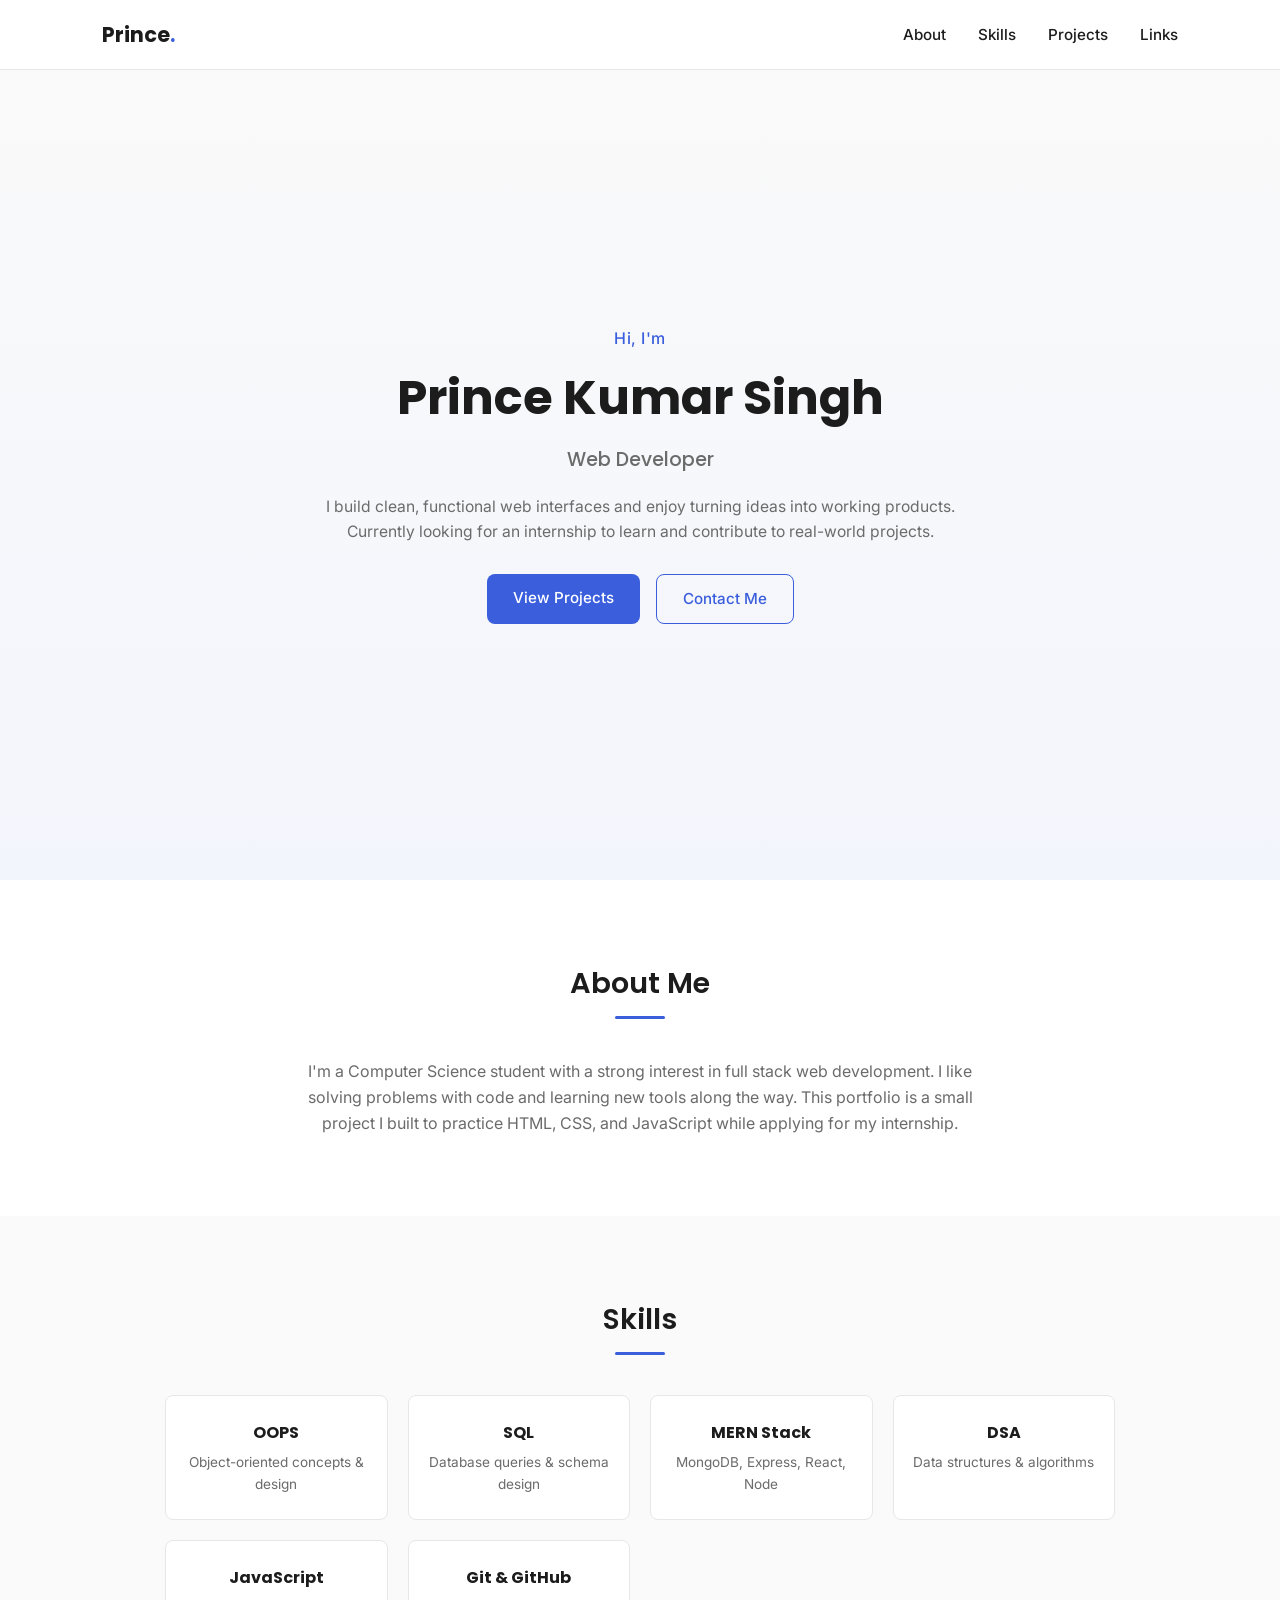
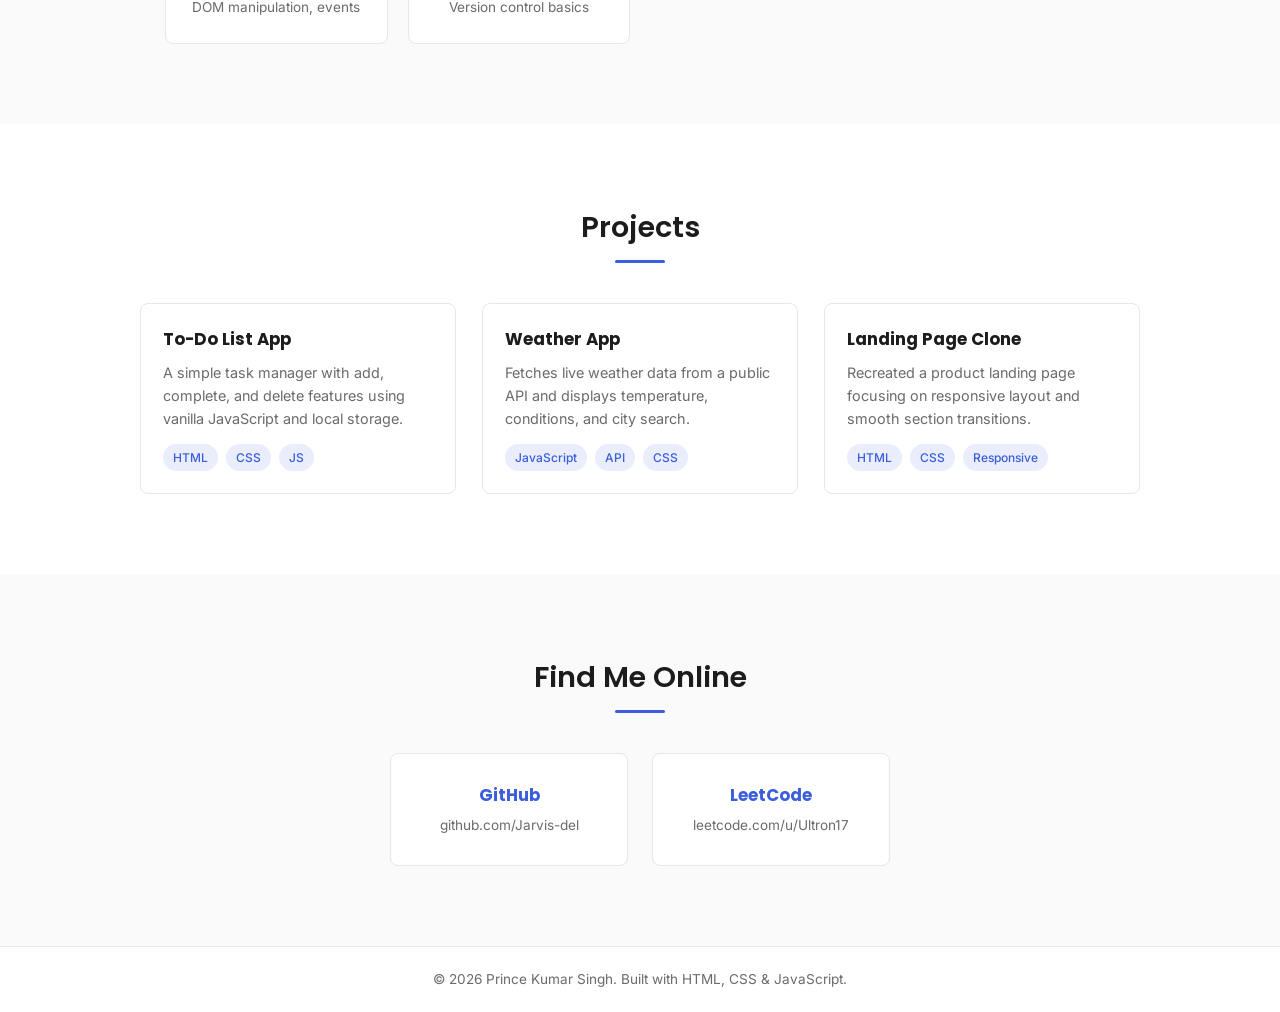
<file: Portfolio-Demos/Portfolio01/index.html>
<!DOCTYPE html>
<html lang="en">
<head>
<meta charset="UTF-8">
<meta name="viewport" content="width=device-width, initial-scale=1.0">
<title>Prince Kumar Singh — Portfolio</title>
<link rel="preconnect" href="https://fonts.googleapis.com">
<link href="https://fonts.googleapis.com/css2?family=Poppins:wght@400;500;600;700&family=Inter:wght@400;500;600&display=swap" rel="stylesheet">
<link rel="stylesheet" href="style.css">
</head>
<body>

  <header class="navbar">
    <div class="logo">Prince<span>.</span></div>
    <nav>
      <ul class="nav-links">
        <li><a href="#about">About</a></li>
        <li><a href="#skills">Skills</a></li>
        <li><a href="#projects">Projects</a></li>
        <li><a href="#links">Links</a></li>
      </ul>
    </nav>
    <button class="menu-toggle" id="menuToggle" aria-label="Toggle menu">
      <span></span><span></span><span></span>
    </button>
  </header>

  <section class="hero" id="home">
    <div class="hero-content">
      <p class="hero-tag">Hi, I'm</p>
      <h1>Prince Kumar Singh</h1>
      <h2>Web Developer</h2>
      <p class="hero-desc">
        I build clean, functional web interfaces and enjoy turning ideas into
        working products. Currently looking for an internship to learn and
        contribute to real-world projects.
      </p>
      <div class="hero-buttons">
        <a href="#projects" class="btn btn-primary">View Projects</a>
        <a href="#links" class="btn btn-outline">Contact Me</a>
      </div>
    </div>
  </section>

  <section class="about" id="about">
    <h3 class="section-title">About Me</h3>
    <div class="about-content">
      <p>
        I'm a Computer Science student with a strong interest in full stack
        web development. I like solving problems with code and learning
        new tools along the way. This portfolio is a small project I built to
        practice HTML, CSS, and JavaScript while applying for my internship.
      </p>
    </div>
  </section>

  <section class="skills" id="skills">
    <h3 class="section-title">Skills</h3>
    <div class="skills-grid">
      <div class="skill-card">
        <h4>OOPS</h4>
        <p>Object-oriented concepts & design</p>
      </div>
      <div class="skill-card">
        <h4>SQL</h4>
        <p>Database queries & schema design</p>
      </div>
      <div class="skill-card">
        <h4>MERN Stack</h4>
        <p>MongoDB, Express, React, Node</p>
      </div>
      <div class="skill-card">
        <h4>DSA</h4>
        <p>Data structures & algorithms</p>
      </div>
      <div class="skill-card">
        <h4>JavaScript</h4>
        <p>DOM manipulation, events</p>
      </div>
      <div class="skill-card">
        <h4>Git & GitHub</h4>
        <p>Version control basics</p>
      </div>
    </div>
  </section>

  <section class="projects" id="projects">
    <h3 class="section-title">Projects</h3>
    <div class="projects-grid">

      <div class="project-card">
        <div class="project-info">
          <h4>To-Do List App</h4>
          <p>A simple task manager with add, complete, and delete features using vanilla JavaScript and local storage.</p>
          <div class="tags">
            <span>HTML</span><span>CSS</span><span>JS</span>
          </div>
        </div>
      </div>

      <div class="project-card">
        <div class="project-info">
          <h4>Weather App</h4>
          <p>Fetches live weather data from a public API and displays temperature, conditions, and city search.</p>
          <div class="tags">
            <span>JavaScript</span><span>API</span><span>CSS</span>
          </div>
        </div>
      </div>

      <div class="project-card">
        <div class="project-info">
          <h4>Landing Page Clone</h4>
          <p>Recreated a product landing page focusing on responsive layout and smooth section transitions.</p>
          <div class="tags">
            <span>HTML</span><span>CSS</span><span>Responsive</span>
          </div>
        </div>
      </div>

    </div>
  </section>

  <section class="links" id="links">
    <h3 class="section-title">Find Me Online</h3>
    <div class="links-grid">
      <a href="https://github.com/Jarvis-del" target="_blank" rel="noopener noreferrer" class="link-card">
        <h4>GitHub</h4>
        <p>github.com/Jarvis-del</p>
      </a>
      <a href="https://leetcode.com/u/Ultron17/" target="_blank" rel="noopener noreferrer" class="link-card">
        <h4>LeetCode</h4>
        <p>leetcode.com/u/Ultron17</p>
      </a>
    </div>
  </section>

  <footer>
    <p>&copy; 2026 Prince Kumar Singh. Built with HTML, CSS & JavaScript.</p>
  </footer>

  <script src="script.js"></script>
</body>
</html>
</file>
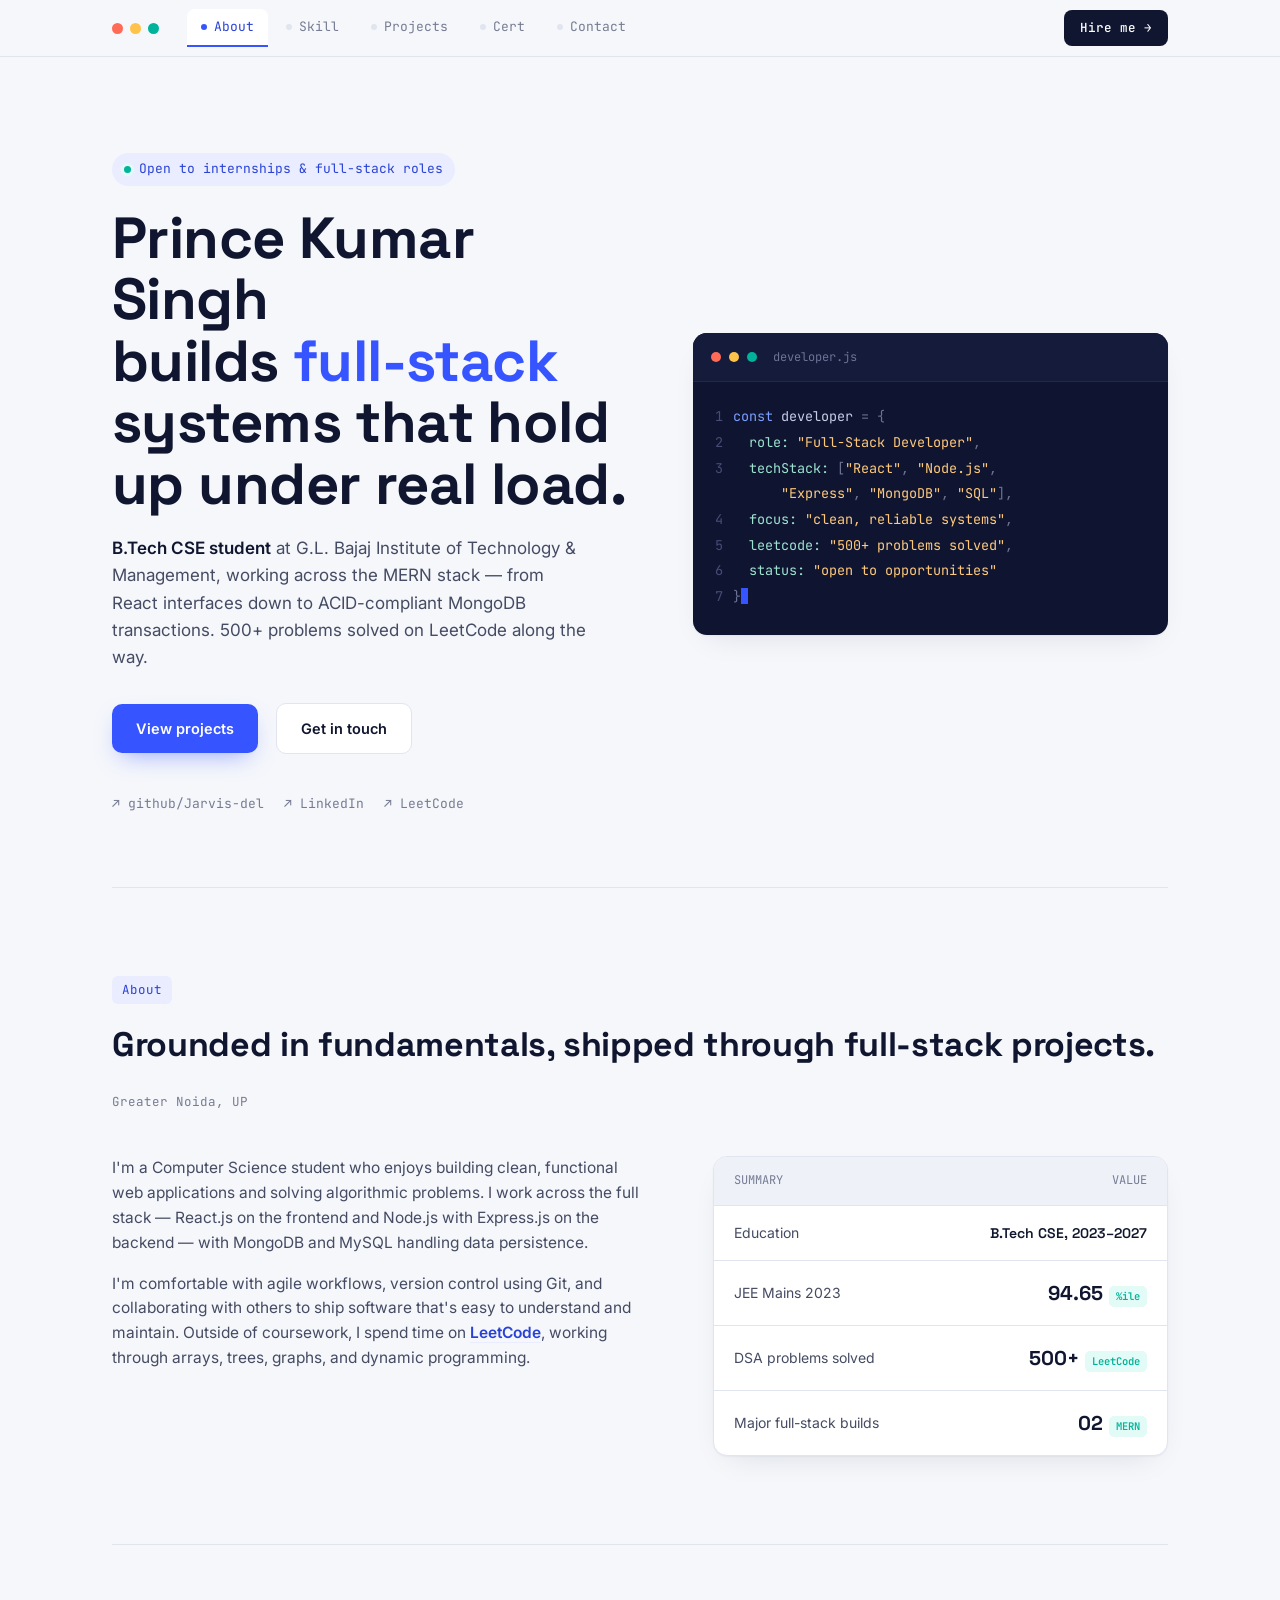
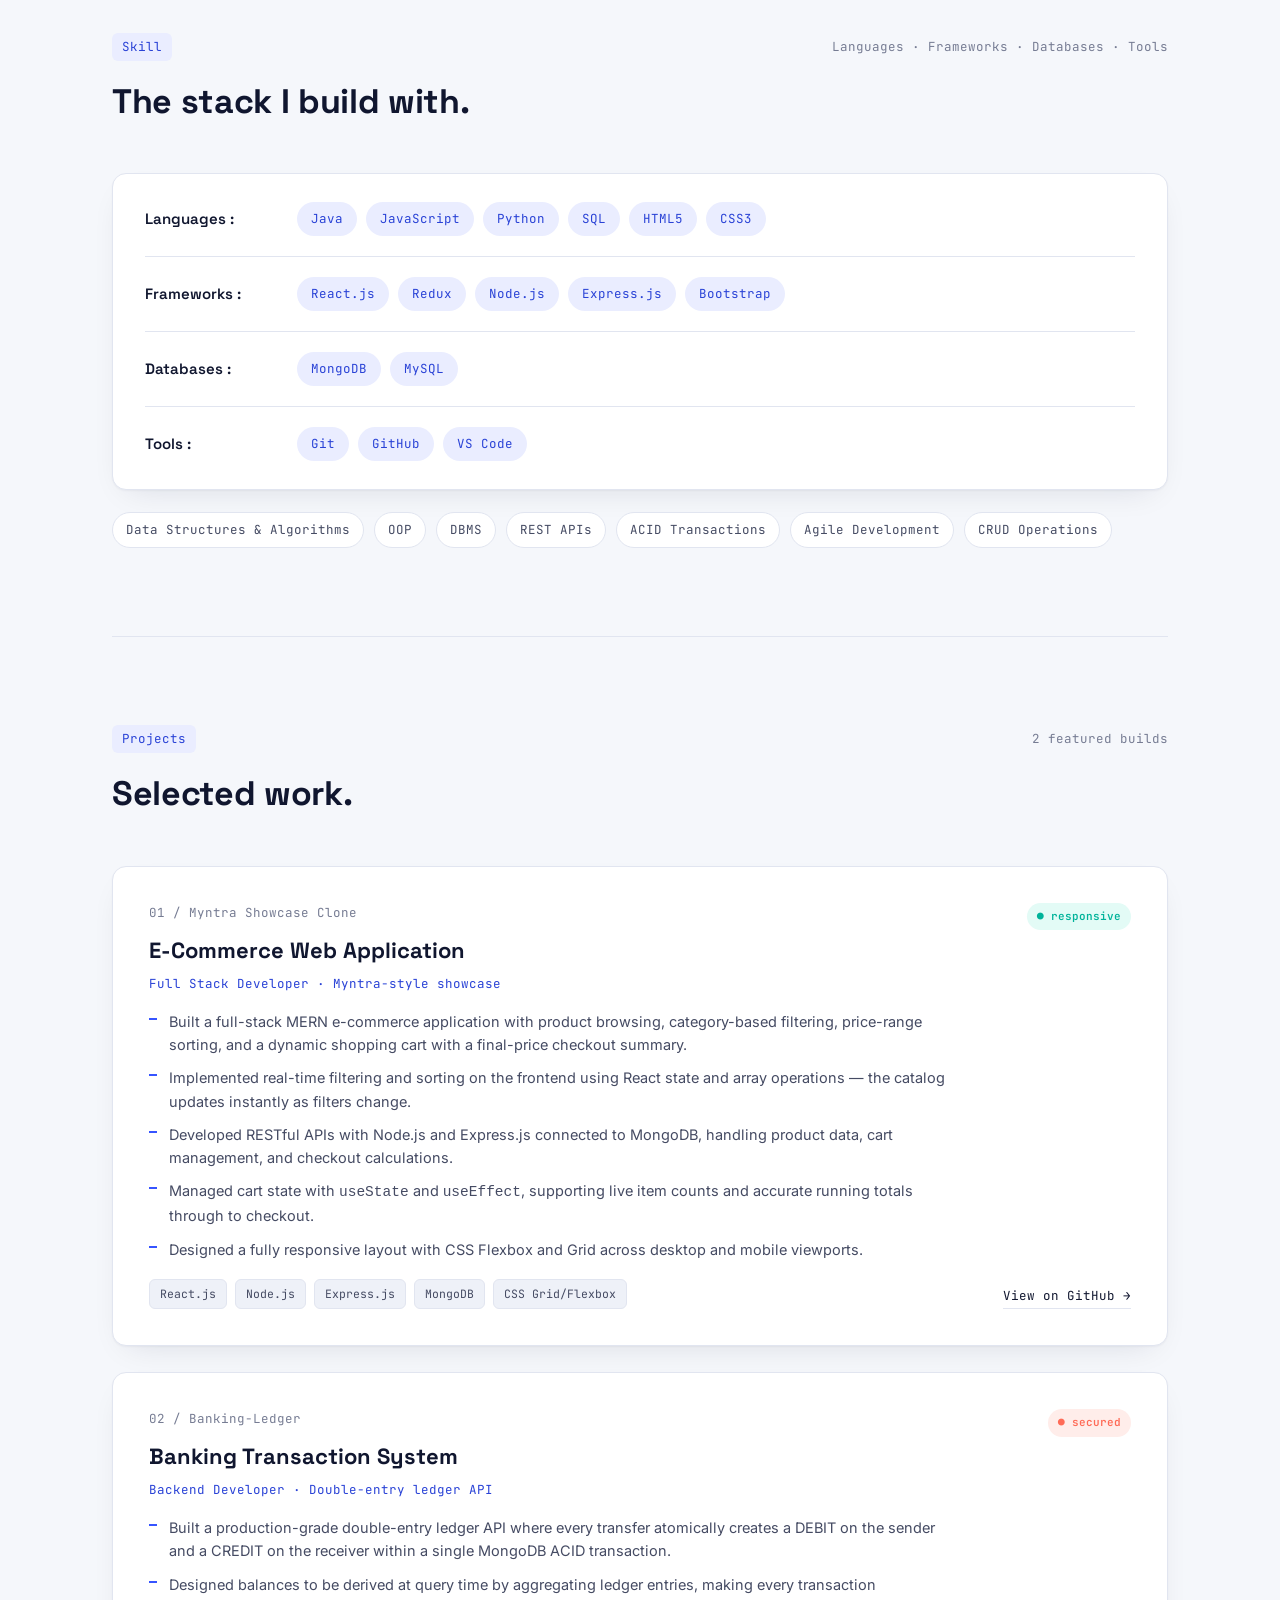
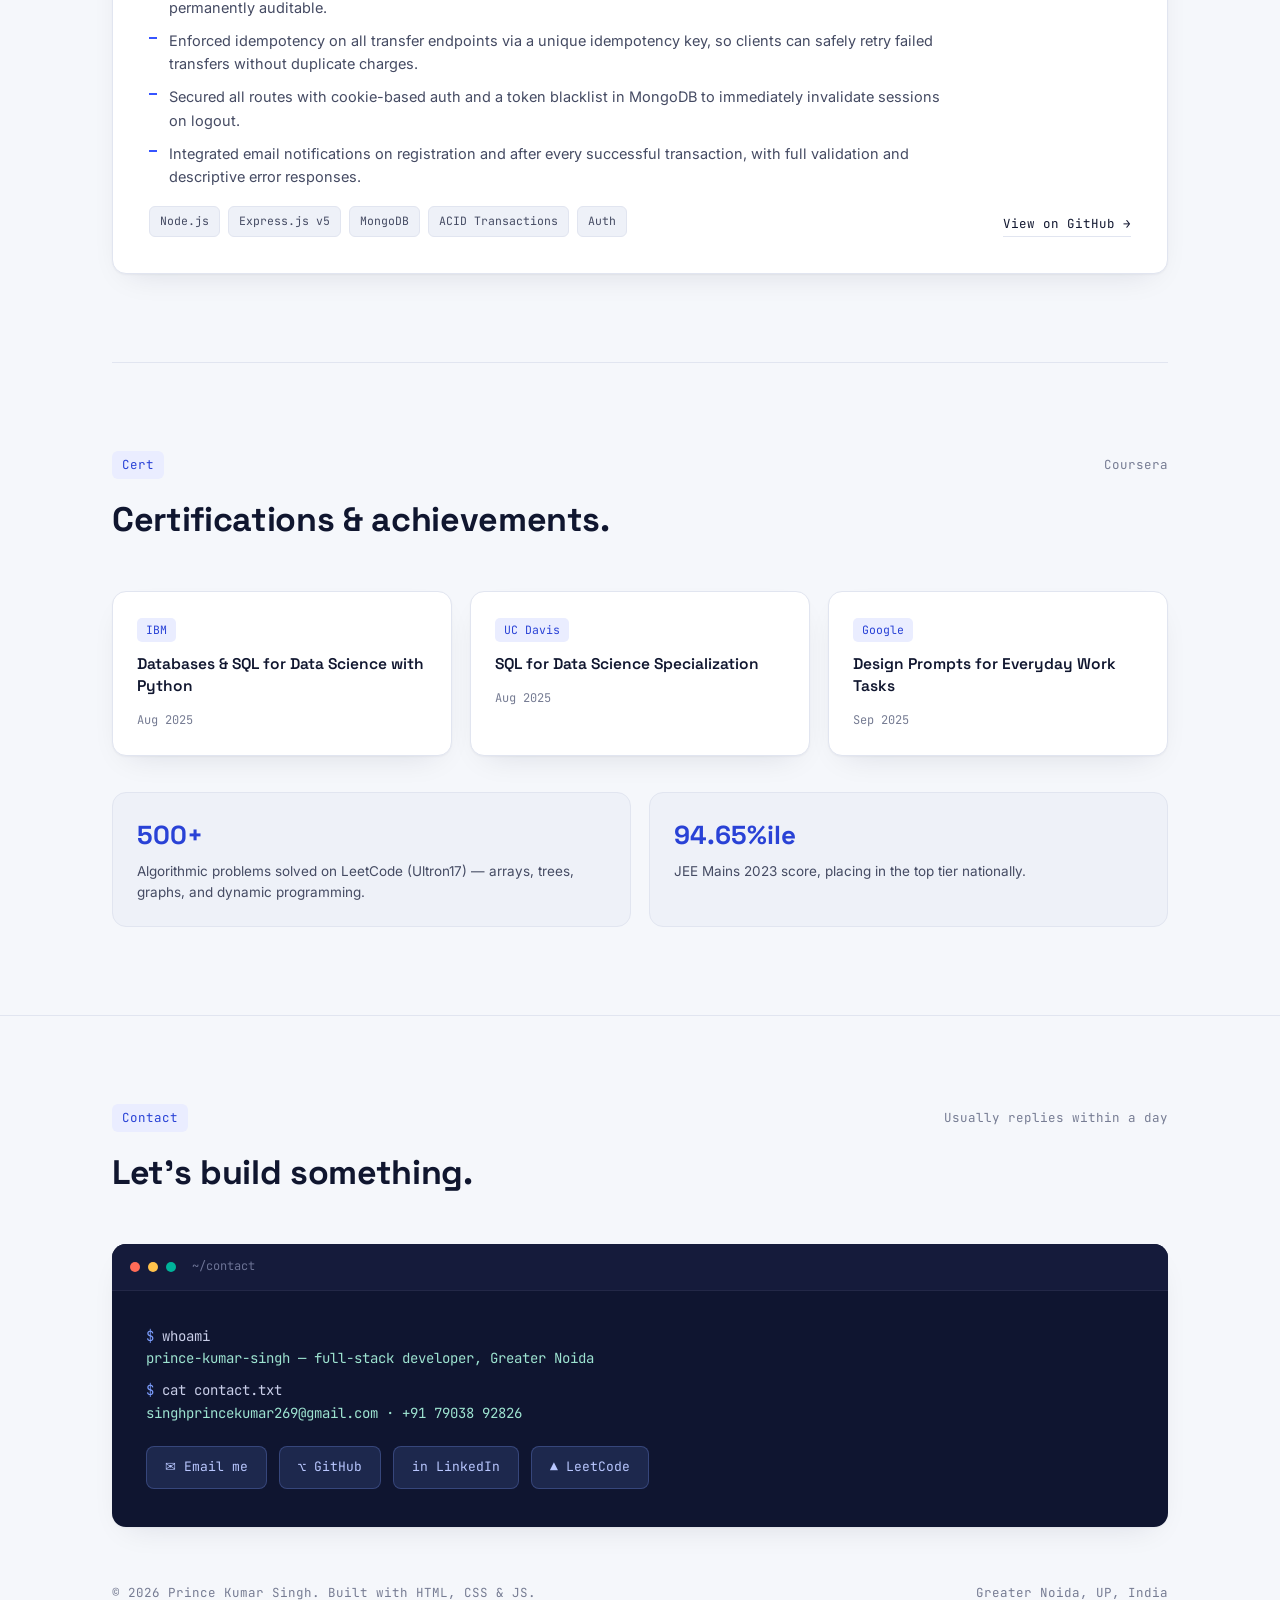
<file: Portfolio-Demos/Portfolio02/index.html>
<!DOCTYPE html>
<html lang="en">
<head>
<meta charset="UTF-8">
<meta name="viewport" content="width=device-width, initial-scale=1.0">
<title>Prince Kumar Singh — Full-Stack Developer</title>
<meta name="description" content="Portfolio of Prince Kumar Singh, Full-Stack Developer specializing in the MERN stack.">
<link rel="preconnect" href="https://fonts.googleapis.com">
<link rel="preconnect" href="https://fonts.gstatic.com" crossorigin>
<link href="https://fonts.googleapis.com/css2?family=Space+Grotesk:wght@400;500;600;700&family=Inter:wght@400;500;600;700&family=JetBrains+Mono:wght@400;500;600&display=swap" rel="stylesheet">
<link rel="stylesheet" href="style.css">
</head>
<body>

<div class="editor-bar">
  <div class="editor-bar-inner">
    <div class="editor-dots"><span></span><span></span><span></span></div>
    <nav class="editor-tabs" aria-label="Primary">
      <a href="#about" class="active"><span class="dot"></span>About</a>
      <a href="#skills"><span class="dot"></span>Skill</a>
      <a href="#projects"><span class="dot"></span>Projects</a>
      <a href="#certifications"><span class="dot"></span>Cert</a>
      <a href="#contact"><span class="dot"></span>Contact</a>
    </nav>
    <a class="resume-btn" href="mailto:singhprincekumar269@gmail.com">Hire me →</a>
  </div>
</div>

<main class="wrap">

  <!-- HERO -->
  <section class="hero" style="border-top:none; padding-top:96px;" id="top">
    <div class="hero-grid">
      <div>
        <span class="eyebrow">Open to internships &amp; full-stack roles</span>
        <h1>Prince Kumar Singh<br>builds <span class="accent">full-stack</span> systems that hold up under real load.</h1>
        <p class="hero-sub">
          <strong>B.Tech CSE student</strong> at G.L. Bajaj Institute of Technology &amp; Management, working across the MERN stack — from React interfaces down to ACID-compliant MongoDB transactions. 500+ problems solved on LeetCode along the way.
        </p>
        <div class="hero-cta">
          <a href="#projects" class="btn btn-primary">View projects</a>
          <a href="#contact" class="btn btn-ghost">Get in touch</a>
        </div>
        <div class="hero-links">
          <a href="https://github.com/Jarvis-del" target="_blank" rel="noopener">↗ github/Jarvis-del</a>
          <a href="https://linkedin.com/in/prince-singh-530a392b5" target="_blank" rel="noopener">↗ LinkedIn</a>
          <a href="https://leetcode.com/u/Ultron17" target="_blank" rel="noopener">↗ LeetCode</a>
        </div>
      </div>

      <div class="code-card" aria-hidden="true">
        <div class="code-card-head">
          <span></span><span></span><span></span>
          <em>developer.js</em>
        </div>
        <div class="code-card-body">
<div><span class="ln">1</span><span class="tok-kw">const</span> developer <span class="tok-punc">=</span> <span class="tok-punc">{</span></div>
<div><span class="ln">2</span>&nbsp;&nbsp;<span class="tok-key">role:</span> <span class="tok-str">"Full-Stack Developer"</span><span class="tok-punc">,</span></div>
<div><span class="ln">3</span>&nbsp;&nbsp;<span class="tok-key">techStack:</span> <span class="tok-punc">[</span><span class="tok-str">"React"</span><span class="tok-punc">,</span> <span class="tok-str">"Node.js"</span><span class="tok-punc">,</span></div>
<div><span class="ln"></span>&nbsp;&nbsp;&nbsp;&nbsp;&nbsp;&nbsp;<span class="tok-str">"Express"</span><span class="tok-punc">,</span> <span class="tok-str">"MongoDB"</span><span class="tok-punc">,</span> <span class="tok-str">"SQL"</span><span class="tok-punc">]</span><span class="tok-punc">,</span></div>
<div><span class="ln">4</span>&nbsp;&nbsp;<span class="tok-key">focus:</span> <span class="tok-str">"clean, reliable systems"</span><span class="tok-punc">,</span></div>
<div><span class="ln">5</span>&nbsp;&nbsp;<span class="tok-key">leetcode:</span> <span class="tok-str">"500+ problems solved"</span><span class="tok-punc">,</span></div>
<div><span class="ln">6</span>&nbsp;&nbsp;<span class="tok-key">status:</span> <span class="tok-str">"open to opportunities"</span></div>
<div><span class="ln">7</span><span class="tok-punc">}</span><span class="cursor"></span></div>
        </div>
      </div>
    </div>
  </section>

  <!-- ABOUT -->
  <section id="about">
    <div class="section-head reveal">
      <div>
        <span class="section-tag">About</span>
        <h2>Grounded in fundamentals, shipped through full-stack projects.</h2>
      </div>
      <span class="section-note">Greater Noida, UP</span>
    </div>

    <div class="about-grid">
      <div class="about-text reveal">
        <p>I'm a Computer Science student who enjoys building clean, functional web applications and solving algorithmic problems. I work across the full stack — React.js on the frontend and Node.js with Express.js on the backend — with MongoDB and MySQL handling data persistence.</p>
        <p>I'm comfortable with agile workflows, version control using Git, and collaborating with others to ship software that's easy to understand and maintain. Outside of coursework, I spend time on <a href="https://leetcode.com/u/Ultron17" target="_blank" rel="noopener">LeetCode</a>, working through arrays, trees, graphs, and dynamic programming.</p>
      </div>

      <div class="ledger reveal">
        <div class="ledger-head"><span>SUMMARY</span><span>VALUE</span></div>
        <div class="ledger-row">
          <span class="label">Education</span>
          <span class="value" style="font-size:14px; font-weight:600;">B.Tech CSE, 2023–2027</span>
        </div>
        <div class="ledger-row">
          <span class="label">JEE Mains 2023</span>
          <span class="value">94.65<span class="tag-credit">%ile</span></span>
        </div>
        <div class="ledger-row">
          <span class="label">DSA problems solved</span>
          <span class="value">500+<span class="tag-credit">LeetCode</span></span>
        </div>
        <div class="ledger-row">
          <span class="label">Major full-stack builds</span>
          <span class="value">02<span class="tag-credit">MERN</span></span>
        </div>
      </div>
    </div>
  </section>

  <!-- SKILLS -->
  <section id="skills">
    <div class="section-head reveal">
      <div>
        <span class="section-tag">Skill</span>
        <h2>The stack I build with.</h2>
      </div>
      <span class="section-note">Languages · Frameworks · Databases · Tools</span>
    </div>

    <div class="skills-list reveal">
      <div class="skill-row">
        <span class="skill-label">Languages :</span>
        <div class="pill-row-light">
          <span class="pill-light">Java</span>
          <span class="pill-light">JavaScript</span>
          <span class="pill-light">Python</span>
          <span class="pill-light">SQL</span>
          <span class="pill-light">HTML5</span>
          <span class="pill-light">CSS3</span>
        </div>
      </div>
      <div class="skill-row">
        <span class="skill-label">Frameworks :</span>
        <div class="pill-row-light">
          <span class="pill-light">React.js</span>
          <span class="pill-light">Redux</span>
          <span class="pill-light">Node.js</span>
          <span class="pill-light">Express.js</span>
          <span class="pill-light">Bootstrap</span>
        </div>
      </div>
      <div class="skill-row">
        <span class="skill-label">Databases :</span>
        <div class="pill-row-light">
          <span class="pill-light">MongoDB</span>
          <span class="pill-light">MySQL</span>
        </div>
      </div>
      <div class="skill-row">
        <span class="skill-label">Tools :</span>
        <div class="pill-row-light">
          <span class="pill-light">Git</span>
          <span class="pill-light">GitHub</span>
          <span class="pill-light">VS Code</span>
        </div>
      </div>
    </div>

    <div class="concepts-strip reveal">
      <span class="concept-chip">Data Structures &amp; Algorithms</span>
      <span class="concept-chip">OOP</span>
      <span class="concept-chip">DBMS</span>
      <span class="concept-chip">REST APIs</span>
      <span class="concept-chip">ACID Transactions</span>
      <span class="concept-chip">Agile Development</span>
      <span class="concept-chip">CRUD Operations</span>
    </div>
  </section>

  <!-- PROJECTS -->
  <section id="projects">
    <div class="section-head reveal">
      <div>
        <span class="section-tag">Projects</span>
        <h2>Selected work.</h2>
      </div>
      <span class="section-note">2 featured builds</span>
    </div>

    <div class="project reveal">
      <div>
        <span class="project-index">01 / Myntra Showcase Clone</span>
        <h3>E-Commerce Web Application</h3>
        <span class="role">Full Stack Developer · Myntra-style showcase</span>
        <ul>
          <li>Built a full-stack MERN e-commerce application with product browsing, category-based filtering, price-range sorting, and a dynamic shopping cart with a final-price checkout summary.</li>
          <li>Implemented real-time filtering and sorting on the frontend using React state and array operations — the catalog updates instantly as filters change.</li>
          <li>Developed RESTful APIs with Node.js and Express.js connected to MongoDB, handling product data, cart management, and checkout calculations.</li>
          <li>Managed cart state with <code>useState</code> and <code>useEffect</code>, supporting live item counts and accurate running totals through to checkout.</li>
          <li>Designed a fully responsive layout with CSS Flexbox and Grid across desktop and mobile viewports.</li>
        </ul>
        <div class="project-tags">
          <span>React.js</span><span>Node.js</span><span>Express.js</span><span>MongoDB</span><span>CSS Grid/Flexbox</span>
        </div>
      </div>
      <div class="project-side">
        <span class="status-pill status-live">● responsive</span>
        <a class="project-link" href="https://github.com/Jarvis-del" target="_blank" rel="noopener">View on GitHub →</a>
      </div>
    </div>

    <div class="project reveal">
      <div>
        <span class="project-index">02 / Banking-Ledger</span>
        <h3>Banking Transaction System</h3>
        <span class="role">Backend Developer · Double-entry ledger API</span>
        <ul>
          <li>Built a production-grade double-entry ledger API where every transfer atomically creates a DEBIT on the sender and a CREDIT on the receiver within a single MongoDB ACID transaction.</li>
          <li>Designed balances to be derived at query time by aggregating ledger entries, making every transaction permanently auditable.</li>
          <li>Enforced idempotency on all transfer endpoints via a unique idempotency key, so clients can safely retry failed transfers without duplicate charges.</li>
          <li>Secured all routes with cookie-based auth and a token blacklist in MongoDB to immediately invalidate sessions on logout.</li>
          <li>Integrated email notifications on registration and after every successful transaction, with full validation and descriptive error responses.</li>
        </ul>
        <div class="project-tags">
          <span>Node.js</span><span>Express.js v5</span><span>MongoDB</span><span>ACID Transactions</span><span>Auth</span>
        </div>
      </div>
      <div class="project-side">
        <span class="status-pill status-secure">● secured</span>
        <a class="project-link" href="https://github.com/Jarvis-del" target="_blank" rel="noopener">View on GitHub →</a>
      </div>
    </div>
  </section>

  <!-- CERTIFICATIONS -->
  <section id="certifications">
    <div class="section-head reveal">
      <div>
        <span class="section-tag">Cert</span>
        <h2>Certifications &amp; achievements.</h2>
      </div>
      <span class="section-note">Coursera</span>
    </div>

    <div class="cert-grid reveal">
      <div class="cert-card">
        <span class="cert-org">IBM</span>
        <h4>Databases &amp; SQL for Data Science with Python</h4>
        <span class="cert-date">Aug 2025</span>
      </div>
      <div class="cert-card">
        <span class="cert-org">UC Davis</span>
        <h4>SQL for Data Science Specialization</h4>
        <span class="cert-date">Aug 2025</span>
      </div>
      <div class="cert-card">
        <span class="cert-org">Google</span>
        <h4>Design Prompts for Everyday Work Tasks</h4>
        <span class="cert-date">Sep 2025</span>
      </div>
    </div>

    <div class="achieve-strip reveal">
      <div class="achieve-card">
        <div class="num">500+</div>
        <div class="desc">Algorithmic problems solved on LeetCode (Ultron17) — arrays, trees, graphs, and dynamic programming.</div>
      </div>
      <div class="achieve-card">
        <div class="num">94.65%ile</div>
        <div class="desc">JEE Mains 2023 score, placing in the top tier nationally.</div>
      </div>
    </div>
  </section>

</main>

<!-- CONTACT -->
<section class="contact" id="contact" style="border-top:1px solid var(--line);">
  <div class="wrap">
    <div class="section-head reveal">
      <div>
        <span class="section-tag">Contact</span>
        <h2>Let's build something.</h2>
      </div>
      <span class="section-note">Usually replies within a day</span>
    </div>

    <div class="terminal reveal">
      <div class="code-card-head">
        <span></span><span></span><span></span>
        <em>~/contact</em>
      </div>
      <div class="terminal-body">
        <div><span class="prompt">$</span> whoami</div>
        <div class="out">prince-kumar-singh — full-stack developer, Greater Noida</div>
        <div style="margin-top:10px;"><span class="prompt">$</span> cat contact.txt</div>
        <div class="out">singhprincekumar269@gmail.com · +91 79038 92826</div>
        <div class="terminal-cta">
          <a href="mailto:singhprincekumar269@gmail.com">✉ Email me</a>
          <a href="https://github.com/Jarvis-del" target="_blank" rel="noopener">⌥ GitHub</a>
          <a href="https://linkedin.com/in/prince-singh-530a392b5" target="_blank" rel="noopener">in LinkedIn</a>
          <a href="https://leetcode.com/u/Ultron17" target="_blank" rel="noopener">▲ LeetCode</a>
        </div>
      </div>
    </div>

    <footer>
      <span>© 2026 Prince Kumar Singh. Built with HTML, CSS &amp; JS.</span>
      <span>Greater Noida, UP, India</span>
    </footer>
  </div>
</section>

<script src="script.js"></script>

</body>
</html>
</file>
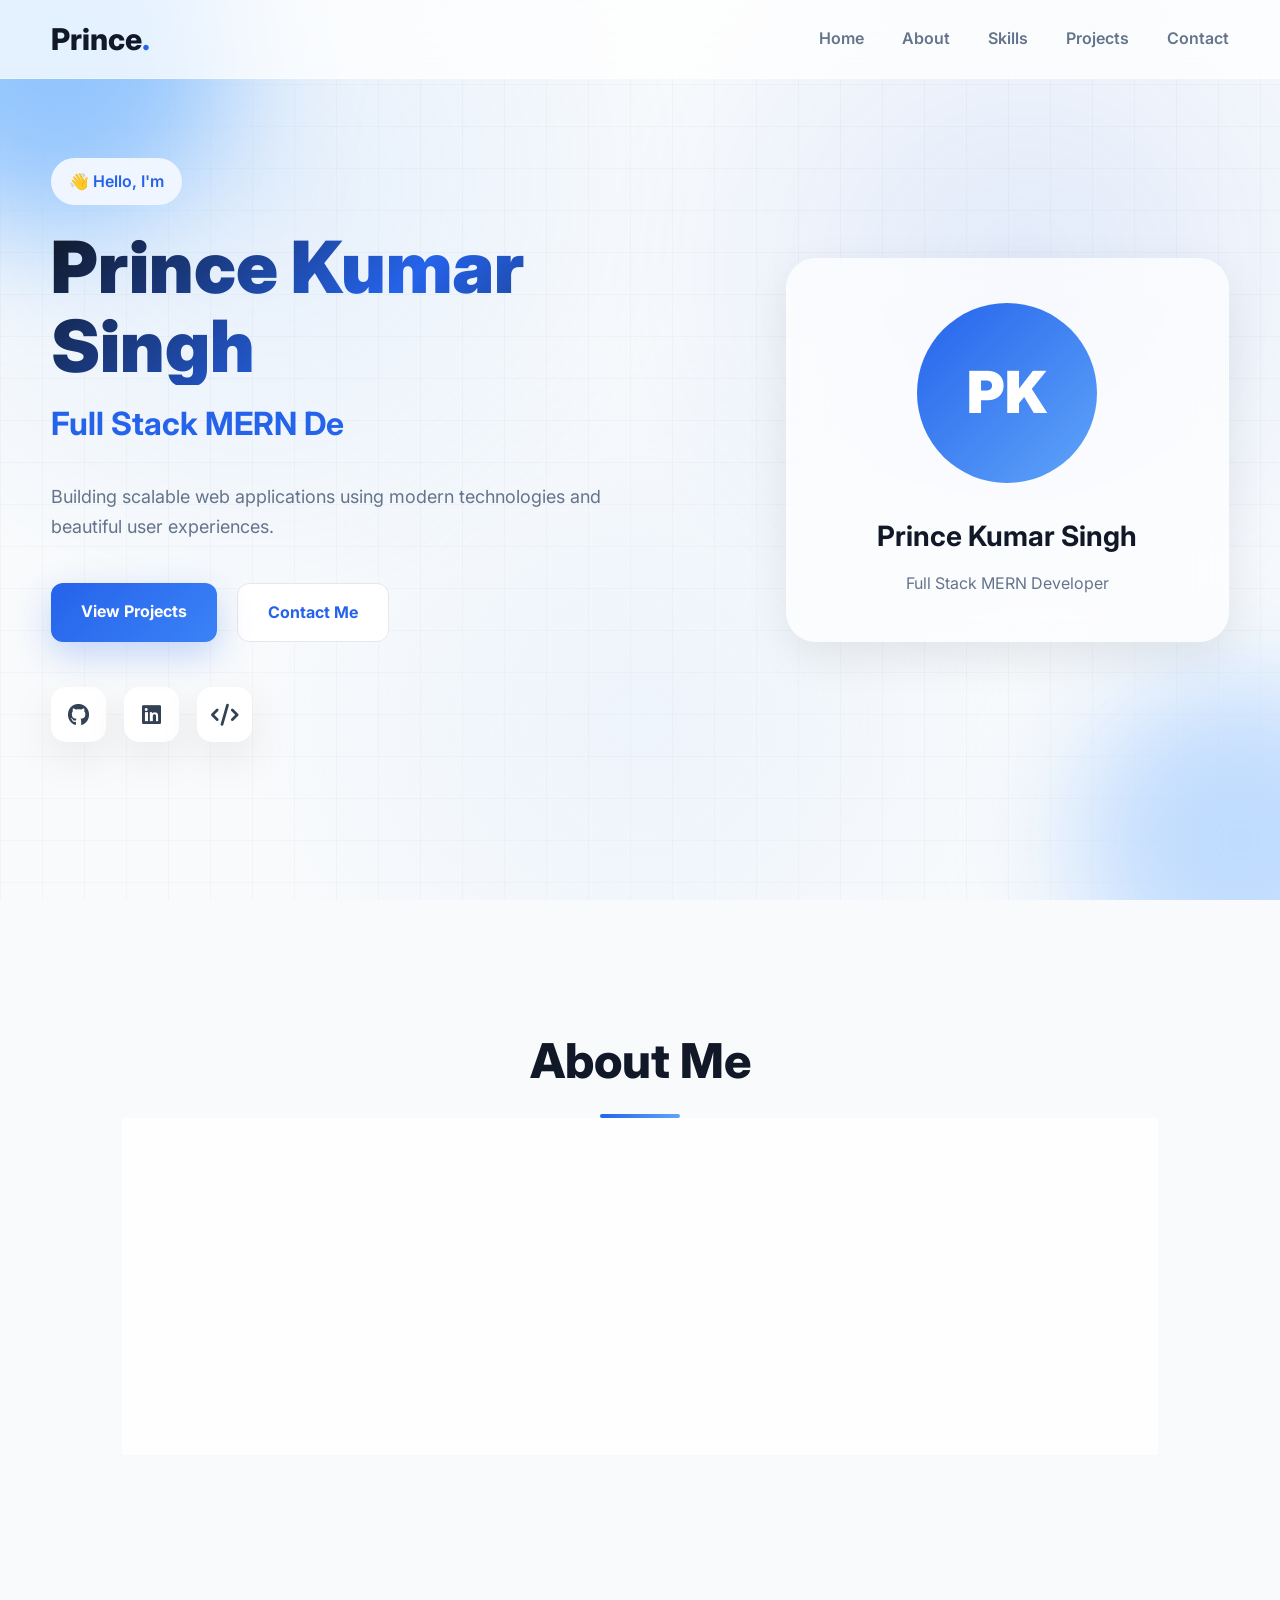
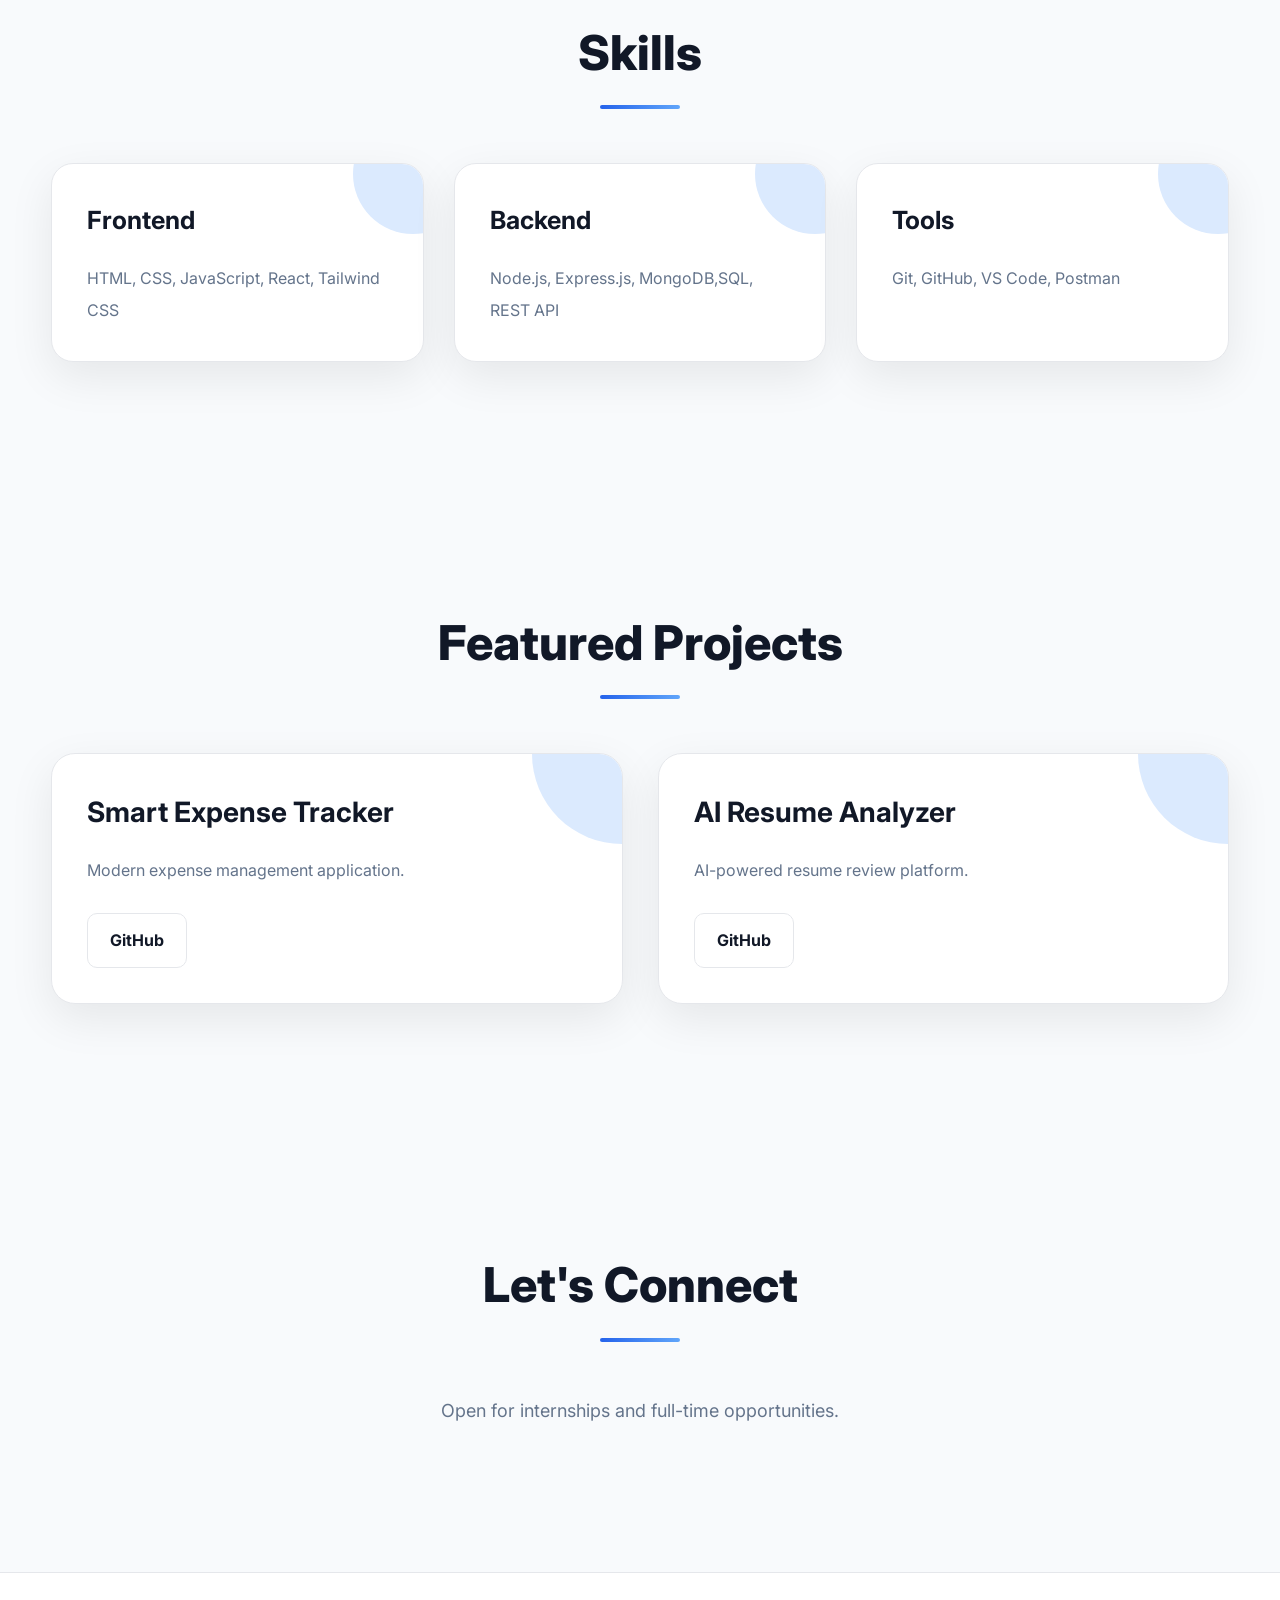
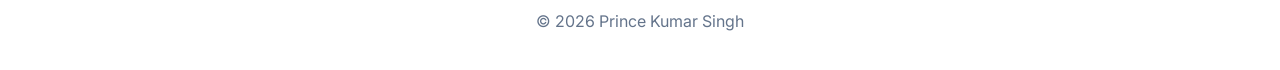
<file: Portfolio-Demos/Portfolio03/index.html>
<!DOCTYPE html>
<html lang="en">

<head>

    <meta charset="UTF-8">
    <meta name="viewport"
        content="width=device-width, initial-scale=1.0">

    <title>Prince Kumar Singh | Full Stack MERN Developer</title>

    <link rel="stylesheet" href="style.css">

    <link rel="preconnect"
        href="https://fonts.googleapis.com">

    <link rel="preconnect"
        href="https://fonts.gstatic.com"
        crossorigin>

    <link href="https://fonts.googleapis.com/css2?family=Inter:wght@300;400;500;600;700;800&display=swap"
        rel="stylesheet">

    <link rel="stylesheet"
        href="https://cdnjs.cloudflare.com/ajax/libs/font-awesome/6.7.2/css/all.min.css">

</head>

<body>

<div id="cursorGlow"></div>

<header>

<nav class="navbar">

<div class="container">

<div class="logo">

Prince<span>.</span>

</div>

<ul class="navLinks">

<li><a href="#home">Home</a></li>

<li><a href="#about">About</a></li>

<li><a href="#skills">Skills</a></li>

<li><a href="#projects">Projects</a></li>

<li><a href="#contact">Contact</a></li>

</ul>

<div class="menuBtn">

<i class="fa-solid fa-bars"></i>

</div>

</div>

</nav>

</header>

<section id="home" class="hero">

<div class="blob blob1"></div>
<div class="blob blob2"></div>

<div class="container heroGrid">

<div class="heroLeft">

<p class="tag">
👋 Hello, I'm
</p>

<h1>

Prince Kumar Singh

</h1>

<h2>

<span id="typing"></span>

</h2>

<p class="heroDesc">

Building scalable web applications using modern
technologies and beautiful user experiences.

</p>

<div class="heroButtons">

<a href="#projects"
class="primaryBtn">

View Projects

</a>

<a href="#contact"
class="secondaryBtn">

Contact Me

</a>

</div>

<div class="socials">

<a href="https://github.com"
target="_blank">

<i class="fab fa-github"></i>

</a>

<a href="https://linkedin.com"
target="_blank">

<i class="fab fa-linkedin"></i>

</a>

<a href="https://leetcode.com"
target="_blank">

<i class="fa-solid fa-code"></i>

</a>

</div>

</div>

<div class="heroRight">

<div class="profileCard">

<div class="profileCircle">

PK

</div>

<h3>

Prince Kumar Singh

</h3>

<p>

Full Stack MERN Developer

</p>

</div>

</div>

</div>

</section>

<section id="about" class="section">

<div class="container">

<h2 class="sectionTitle">

About Me

</h2>

<div class="aboutCard">

<p>

I'm a passionate Full Stack MERN Developer who
loves creating scalable applications with
beautiful interfaces and clean architecture.

I enjoy solving challenging problems and
continuously learning new technologies.

</p>

</div>

</div>

</section>

<section id="skills" class="section">

<div class="container">

<h2 class="sectionTitle">

Skills

</h2>

<div class="skillsGrid">

<div class="skillCard">

<h3>Frontend</h3>

<p>
HTML, CSS, JavaScript, React, Tailwind CSS
</p>

</div>

<div class="skillCard">

<h3>Backend</h3>

<p>
Node.js, Express.js, MongoDB,SQL, REST API
</p>

</div>

<div class="skillCard">

<h3>Tools</h3>

<p>
Git, GitHub, VS Code, Postman
</p>

</div>

</div>

</div>

</section>

<section id="projects" class="section">

<div class="container">

<h2 class="sectionTitle">

Featured Projects

</h2>

<div class="projectGrid">

<div class="projectCard">

<h3>

Smart Expense Tracker

</h3>

<p>

Modern expense management application.

</p>

<div class="projectButtons">

<a href="https://github.com"
target="_blank">

GitHub

</a>

</div>

</div>

<div class="projectCard">

<h3>

AI Resume Analyzer

</h3>

<p>

AI-powered resume review platform.

</p>

<div class="projectButtons">

<a href="https://github.com"
target="_blank">

GitHub

</a>

</div>

</div>

</div>

</div>

</section>

<section id="contact"
class="section">

<div class="container">

<h2 class="sectionTitle">

Let's Connect

</h2>

<p>

Open for internships and full-time opportunities.

</p>

</div>

</section>

<footer>

© 2026 Prince Kumar Singh

</footer>

<script src="script.js"></script>

</body>

</html>
</file>
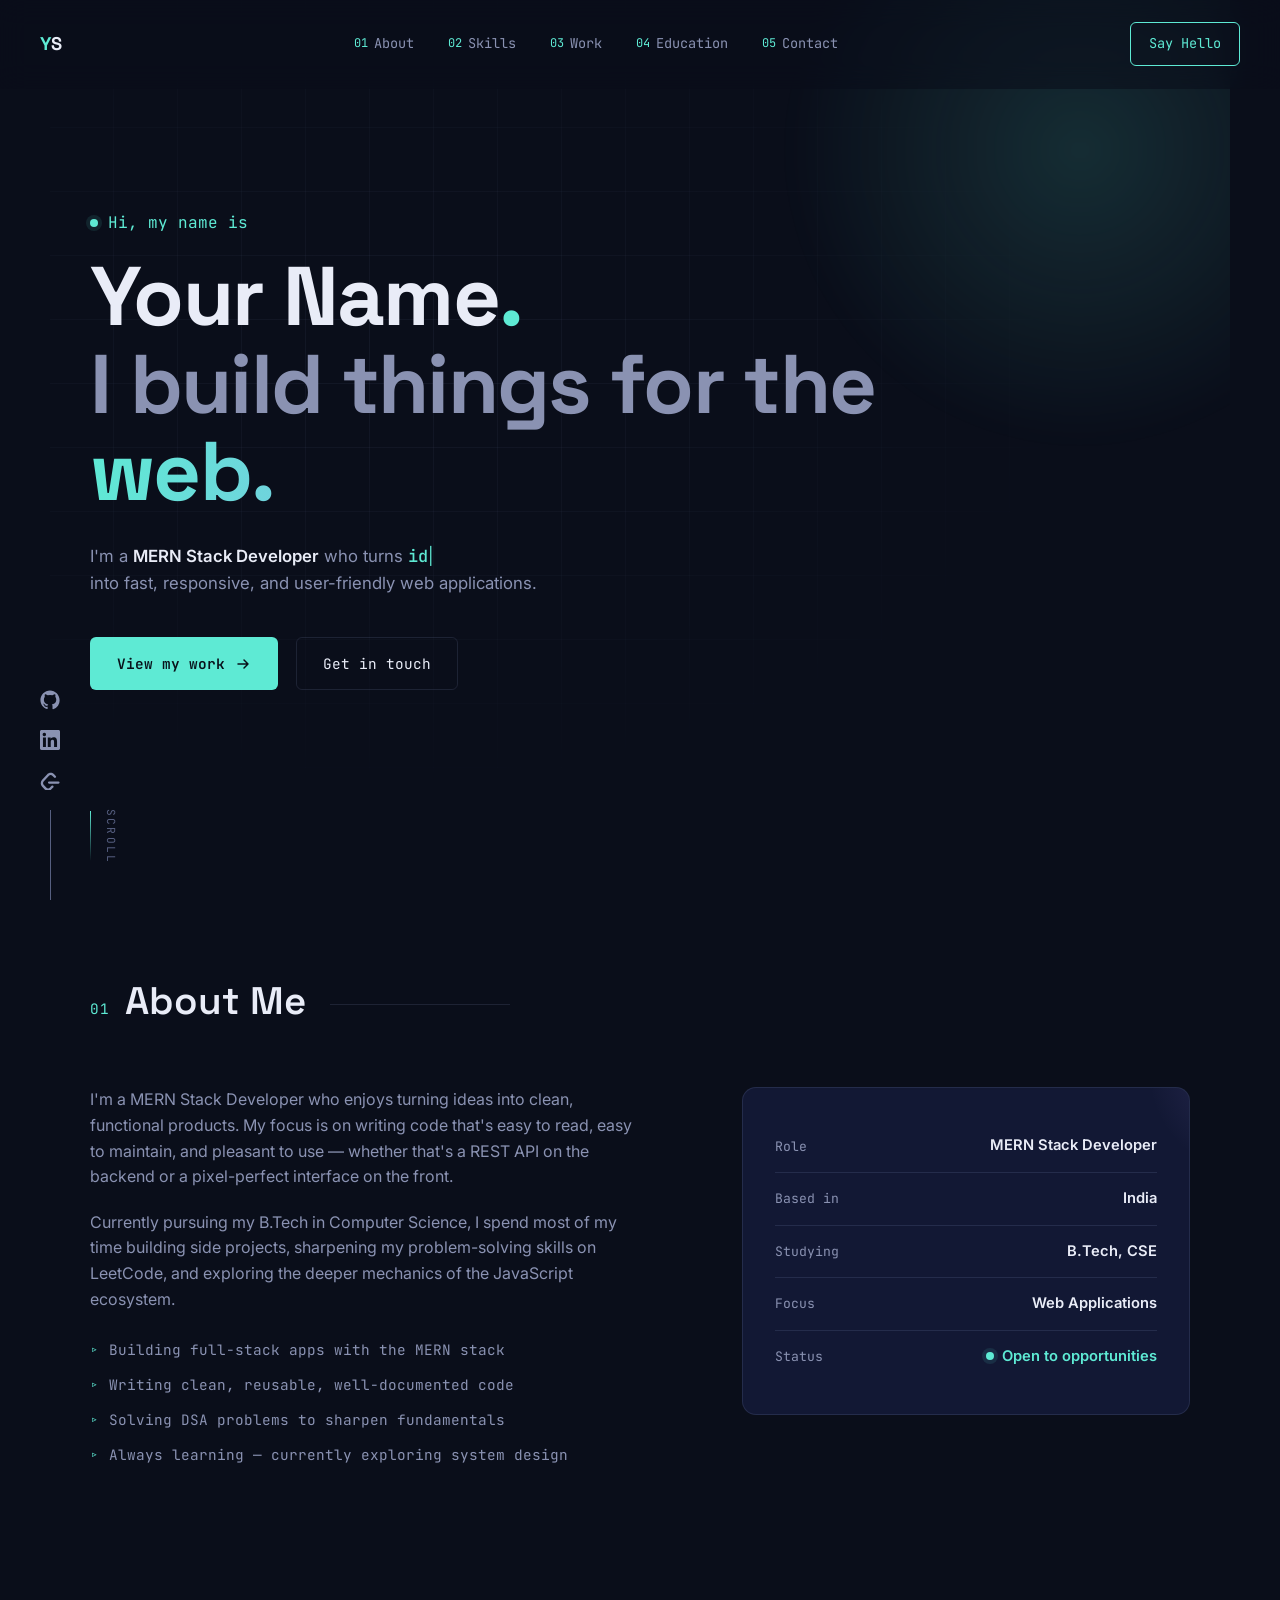
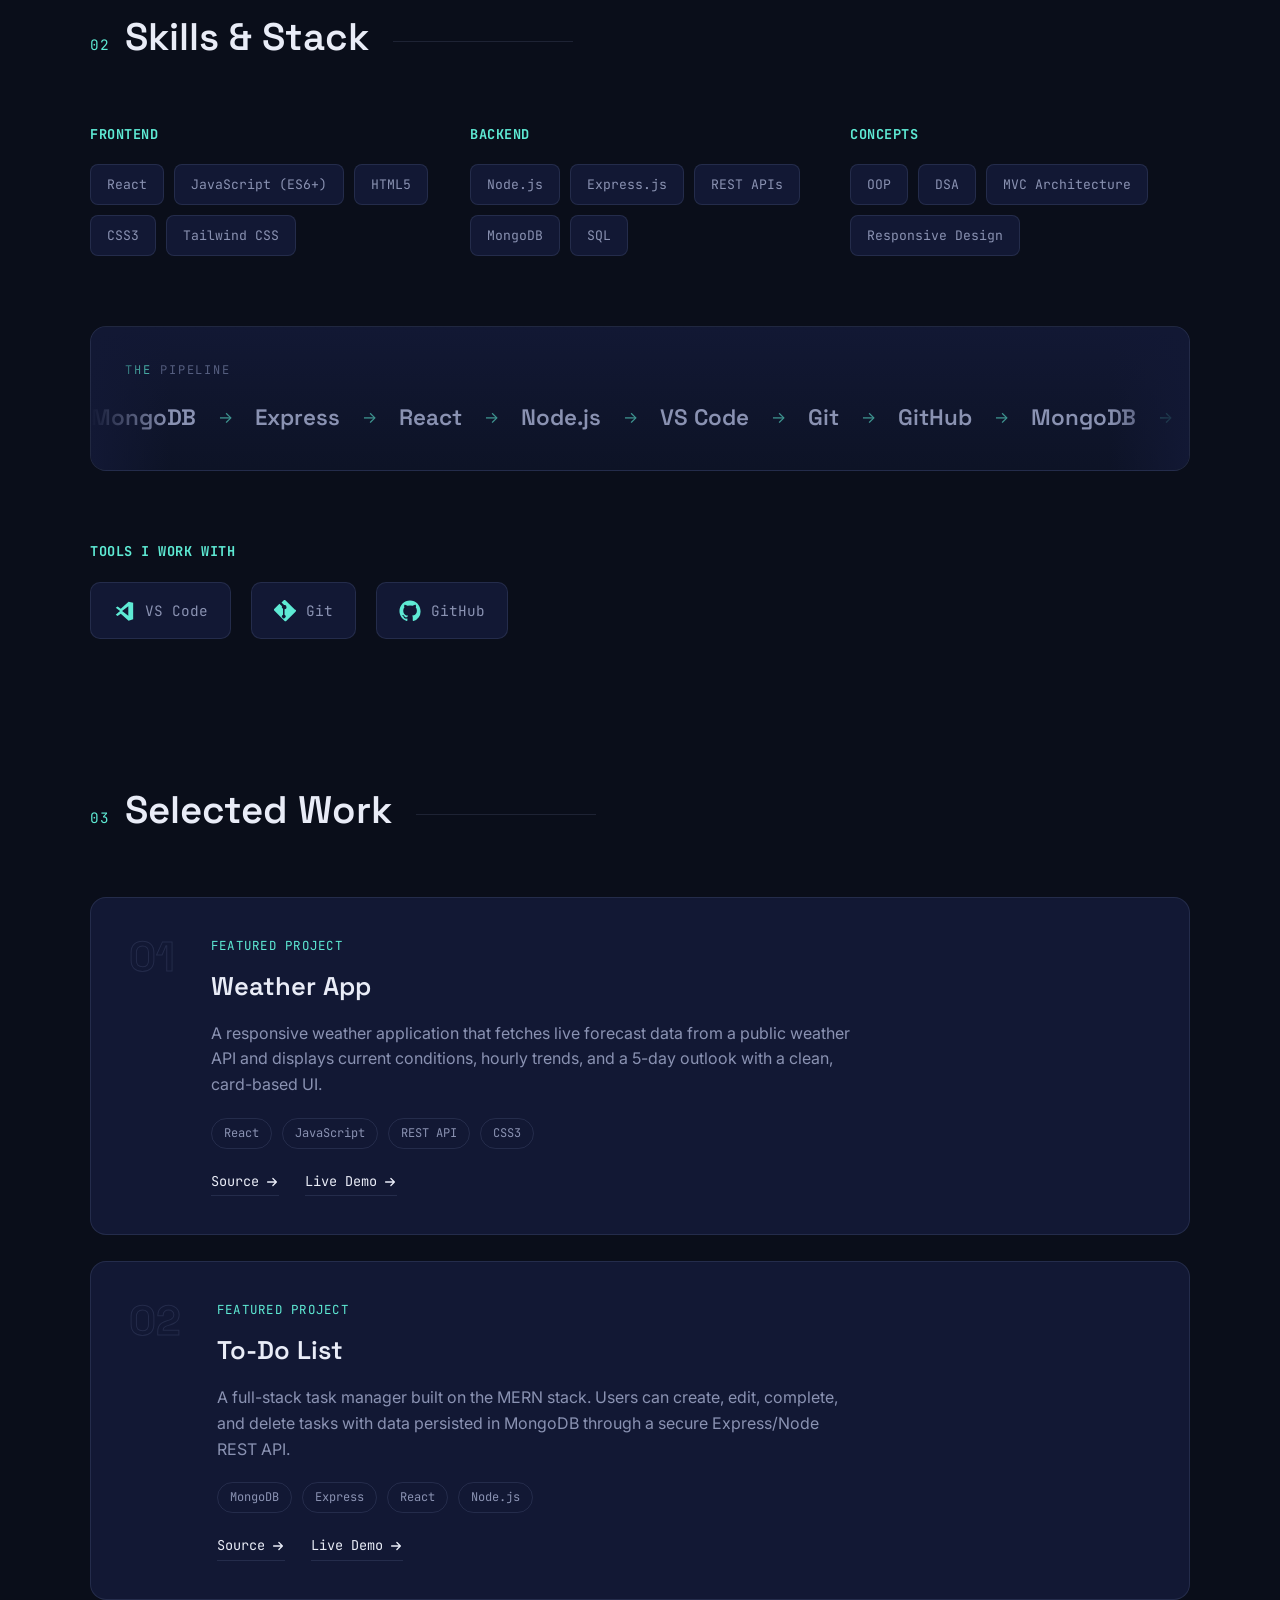
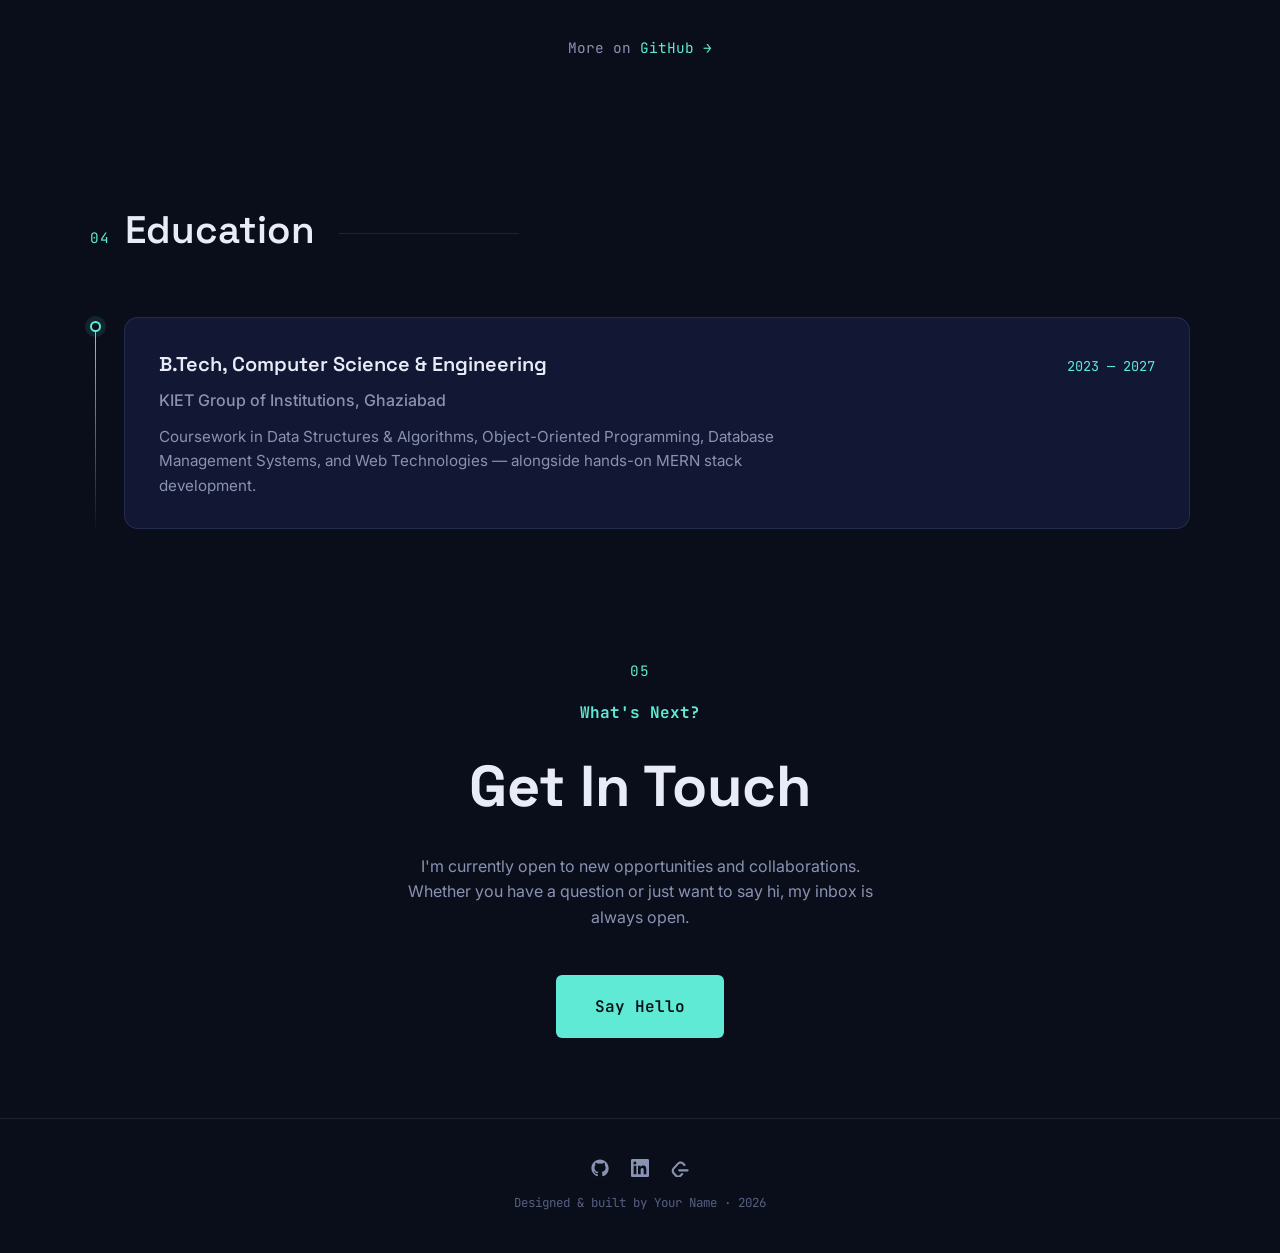
<file: Portfolio-Demos/Portfolio04/index.html>
<!DOCTYPE html>
<html lang="en">
<head>
<meta charset="UTF-8" />
<meta name="viewport" content="width=device-width, initial-scale=1.0" />
<title>Your Name — MERN Stack Developer</title>
<link rel="preconnect" href="https://fonts.googleapis.com">
<link rel="preconnect" href="https://fonts.gstatic.com" crossorigin>
<link href="https://fonts.googleapis.com/css2?family=Space+Grotesk:wght@400;500;600;700&family=Inter:wght@400;500;600&family=JetBrains+Mono:wght@400;500&display=swap" rel="stylesheet">
<link rel="stylesheet" href="style.css">
</head>
<body>

<!-- progress bar tied to scroll -->
<div class="scroll-progress" id="scrollProgress"></div>

<!-- ===================== NAV ===================== -->
<header class="nav" id="nav">
  <a href="#top" class="nav__logo" aria-label="Home">
    <span>Y</span>S
  </a>

  <nav class="nav__links" id="navLinks">
    <a href="#about"><span class="nav__index">01</span>About</a>
    <a href="#skills"><span class="nav__index">02</span>Skills</a>
    <a href="#work"><span class="nav__index">03</span>Work</a>
    <a href="#education"><span class="nav__index">04</span>Education</a>
    <a href="#contact"><span class="nav__index">05</span>Contact</a>
  </nav>

  <a class="nav__cta" href="mailto:your.email@example.com">Say Hello</a>

  <button class="nav__toggle" id="navToggle" aria-label="Toggle menu">
    <span></span><span></span><span></span>
  </button>
</header>

<!-- ===================== HERO ===================== -->
<section class="hero" id="top">
  <div class="hero__bg" aria-hidden="true">
    <div class="hero__grid"></div>
    <div class="hero__glow"></div>
  </div>

  <div class="hero__content">
    <p class="eyebrow reveal">
      <span class="eyebrow__dot"></span>
      Hi, my name is
    </p>

    <h1 class="hero__name">
      <span class="line reveal" style="--d:1">Your Name<span class="accent">.</span></span>
    </h1>

    <h2 class="hero__role">
      <span class="line reveal" style="--d:2">I build things for the</span>
      <span class="line reveal hero__role--gradient" style="--d:3">web.</span>
    </h2>

    <p class="hero__desc reveal" style="--d:4">
      I'm a <strong>MERN Stack Developer</strong> who turns
      <span class="typewriter" id="typewriter"></span><span class="cursor">|</span>
      <br>
      into fast, responsive, and user-friendly web applications.
    </p>

    <div class="hero__actions reveal" style="--d:5">
      <a href="#work" class="btn btn--primary">
        View my work
        <svg width="16" height="16" viewBox="0 0 16 16" fill="none"><path d="M3 8h10M9 4l4 4-4 4" stroke="currentColor" stroke-width="1.5" stroke-linecap="round" stroke-linejoin="round"/></svg>
      </a>
      <a href="#contact" class="btn btn--ghost">Get in touch</a>
    </div>
  </div>

  <!-- social rail -->
  <div class="hero__social">
    <a href="https://github.com/yourusername" target="_blank" rel="noopener" aria-label="GitHub">
      <svg width="20" height="20" viewBox="0 0 24 24" fill="currentColor"><path d="M12 .5C5.73.5.5 5.73.5 12c0 5.08 3.29 9.39 7.86 10.91.57.1.78-.25.78-.55v-2.17c-3.2.7-3.88-1.36-3.88-1.36-.52-1.34-1.28-1.7-1.28-1.7-1.04-.72.08-.7.08-.7 1.16.08 1.77 1.2 1.77 1.2 1.03 1.77 2.7 1.26 3.36.96.1-.75.4-1.26.73-1.55-2.56-.29-5.26-1.28-5.26-5.71 0-1.26.45-2.29 1.2-3.1-.12-.29-.52-1.47.11-3.07 0 0 .97-.31 3.2 1.18a11 11 0 0 1 5.82 0c2.22-1.49 3.19-1.18 3.19-1.18.64 1.6.24 2.78.12 3.07.75.81 1.2 1.84 1.2 3.1 0 4.44-2.71 5.42-5.29 5.7.42.36.78 1.08.78 2.17v3.22c0 .3.2.66.79.55A10.52 10.52 0 0 0 23.5 12C23.5 5.73 18.27.5 12 .5Z"/></svg>
    </a>
    <a href="https://linkedin.com/in/yourusername" target="_blank" rel="noopener" aria-label="LinkedIn">
      <svg width="20" height="20" viewBox="0 0 24 24" fill="currentColor"><path d="M20.45 20.45h-3.56v-5.57c0-1.33-.02-3.04-1.85-3.04-1.86 0-2.14 1.45-2.14 2.94v5.67H9.34V9h3.42v1.56h.05c.48-.9 1.64-1.85 3.38-1.85 3.6 0 4.27 2.37 4.27 5.46v6.28ZM5.34 7.43a2.07 2.07 0 1 1 0-4.13 2.07 2.07 0 0 1 0 4.13ZM7.12 20.45H3.56V9h3.56v11.45ZM22.22 0H1.77C.8 0 0 .78 0 1.75v20.5C0 23.22.8 24 1.77 24h20.45c.98 0 1.78-.78 1.78-1.75V1.75C24 .78 23.2 0 22.22 0Z"/></svg>
    </a>
    <a href="https://leetcode.com/yourusername" target="_blank" rel="noopener" aria-label="LeetCode">
      <svg width="20" height="20" viewBox="0 0 24 24" fill="currentColor"><path d="M13.48 23.4c-.98 1-2.36 1.57-3.8 1.57-1.55 0-2.98-.62-3.98-1.7l-3.4-3.6a5.44 5.44 0 0 1-1.4-3.9c0-1.5.5-2.85 1.4-3.9l6.4-6.9c1-1.1 2.5-1.75 4.1-1.75 1.5 0 2.9.58 3.9 1.6l2.2 2.28a1.37 1.37 0 0 1-.02 1.94 1.4 1.4 0 0 1-1.96-.02l-2.2-2.27a2.65 2.65 0 0 0-1.92-.79c-.78 0-1.5.32-2 .87l-6.4 6.9a2.78 2.78 0 0 0-.72 1.94c0 .76.26 1.43.72 1.93l3.4 3.6c.5.53 1.2.85 1.98.85.72 0 1.4-.28 1.9-.78l2.2-2.24a1.4 1.4 0 0 1 1.96 0 1.37 1.37 0 0 1 0 1.94l-2.2 2.24Zm8.65-6.9H10.9a1.38 1.38 0 0 1 0-2.76h11.24a1.38 1.38 0 0 1 0 2.76Z"/></svg>
    </a>
    <span class="hero__social-line" aria-hidden="true"></span>
  </div>

  <a href="#about" class="hero__scroll" aria-label="Scroll to content">
    <span>scroll</span>
    <div class="hero__scroll-line"></div>
  </a>
</section>

<main>

  <!-- ===================== ABOUT ===================== -->
  <section class="section" id="about">
    <div class="section__head">
      <span class="section__num">01</span>
      <h3 class="section__title">About Me</h3>
    </div>

    <div class="about__grid">
      <div class="about__text">
        <p class="reveal-up">
          I'm a MERN Stack Developer who enjoys turning ideas into clean,
          functional products. My focus is on writing code that's easy to
          read, easy to maintain, and pleasant to use — whether that's a
          REST API on the backend or a pixel-perfect interface on the front.
        </p>
        <p class="reveal-up">
          Currently pursuing my B.Tech in Computer Science, I spend most of
          my time building side projects, sharpening my problem-solving
          skills on LeetCode, and exploring the deeper mechanics of the
          JavaScript ecosystem.
        </p>
        <ul class="about__list">
          <li class="reveal-up"><span>▹</span> Building full-stack apps with the MERN stack</li>
          <li class="reveal-up"><span>▹</span> Writing clean, reusable, well-documented code</li>
          <li class="reveal-up"><span>▹</span> Solving DSA problems to sharpen fundamentals</li>
          <li class="reveal-up"><span>▹</span> Always learning — currently exploring system design</li>
        </ul>
      </div>

      <div class="about__card reveal-up">
        <div class="about__card-glow"></div>
        <div class="about__card-row"><span>Role</span><strong>MERN Stack Developer</strong></div>
        <div class="about__card-row"><span>Based in</span><strong>India</strong></div>
        <div class="about__card-row"><span>Studying</span><strong>B.Tech, CSE</strong></div>
        <div class="about__card-row"><span>Focus</span><strong>Web Applications</strong></div>
        <div class="about__card-row"><span>Status</span><strong class="status"><i></i>Open to opportunities</strong></div>
      </div>
    </div>
  </section>

  <!-- ===================== SKILLS ===================== -->
  <section class="section" id="skills">
    <div class="section__head">
      <span class="section__num">02</span>
      <h3 class="section__title">Skills &amp; Stack</h3>
    </div>

    <div class="skills__grid">
      <div class="skills__col reveal-up">
        <h4>Frontend</h4>
        <div class="pills">
          <span class="pill">React</span>
          <span class="pill">JavaScript (ES6+)</span>
          <span class="pill">HTML5</span>
          <span class="pill">CSS3</span>
          <span class="pill">Tailwind CSS</span>
        </div>
      </div>

      <div class="skills__col reveal-up">
        <h4>Backend</h4>
        <div class="pills">
          <span class="pill">Node.js</span>
          <span class="pill">Express.js</span>
          <span class="pill">REST APIs</span>
          <span class="pill">MongoDB</span>
          <span class="pill">SQL</span>
        </div>
      </div>

      <div class="skills__col reveal-up">
        <h4>Concepts</h4>
        <div class="pills">
          <span class="pill">OOP</span>
          <span class="pill">DSA</span>
          <span class="pill">MVC Architecture</span>
          <span class="pill">Responsive Design</span>
        </div>
      </div>
    </div>

    <!-- signature element: the stack conveyor -->
    <div class="conveyor reveal-up" aria-hidden="true">
      <div class="conveyor__label"><span>the</span> pipeline</div>
      <div class="conveyor__track">
        <div class="conveyor__group">
          <span>MongoDB</span><i>→</i>
          <span>Express</span><i>→</i>
          <span>React</span><i>→</i>
          <span>Node.js</span><i>→</i>
          <span>VS Code</span><i>→</i>
          <span>Git</span><i>→</i>
          <span>GitHub</span><i>→</i>
        </div>
        <div class="conveyor__group">
          <span>MongoDB</span><i>→</i>
          <span>Express</span><i>→</i>
          <span>React</span><i>→</i>
          <span>Node.js</span><i>→</i>
          <span>VS Code</span><i>→</i>
          <span>Git</span><i>→</i>
          <span>GitHub</span><i>→</i>
        </div>
      </div>
    </div>

    <div class="tools reveal-up">
      <h4>Tools I work with</h4>
      <div class="tools__row">
        <div class="tool">
          <svg width="22" height="22" viewBox="0 0 24 24" fill="currentColor"><path d="M17 2 8.5 9.5 5 7l-2 1.4 4.7 3.6L3 16l2 1.4 3.5-2.5 8.5 7.6L22 21V3l-5-1Zm-.3 4.9v10.2L9.9 12l6.8-5.1Z"/></svg>
          <span>VS Code</span>
        </div>
        <div class="tool">
          <svg width="22" height="22" viewBox="0 0 24 24" fill="currentColor"><path d="M23.5 11.3 12.7.5a1.6 1.6 0 0 0-2.3 0L8.2 2.7l2.8 2.8a2 2 0 0 1 2.5 2 2 2 0 0 1-2 2.5v6a2 2 0 1 1-1.66 0V9.5a2 2 0 0 1-1.1-2.6L5.9 4.1.5 9.5a1.6 1.6 0 0 0 0 2.3l10.8 10.8a1.6 1.6 0 0 0 2.3 0l9.9-9.9a1.6 1.6 0 0 0 0-2.4Z"/></svg>
          <span>Git</span>
        </div>
        <div class="tool">
          <svg width="22" height="22" viewBox="0 0 24 24" fill="currentColor"><path d="M12 .5C5.73.5.5 5.73.5 12c0 5.08 3.29 9.39 7.86 10.91.57.1.78-.25.78-.55v-2.17c-3.2.7-3.88-1.36-3.88-1.36-.52-1.34-1.28-1.7-1.28-1.7-1.04-.72.08-.7.08-.7 1.16.08 1.77 1.2 1.77 1.2 1.03 1.77 2.7 1.26 3.36.96.1-.75.4-1.26.73-1.55-2.56-.29-5.26-1.28-5.26-5.71 0-1.26.45-2.29 1.2-3.1-.12-.29-.52-1.47.11-3.07 0 0 .97-.31 3.2 1.18a11 11 0 0 1 5.82 0c2.22-1.49 3.19-1.18 3.19-1.18.64 1.6.24 2.78.12 3.07.75.81 1.2 1.84 1.2 3.1 0 4.44-2.71 5.42-5.29 5.7.42.36.78 1.08.78 2.17v3.22c0 .3.2.66.79.55A10.52 10.52 0 0 0 23.5 12C23.5 5.73 18.27.5 12 .5Z"/></svg>
          <span>GitHub</span>
        </div>
      </div>
    </div>
  </section>

  <!-- ===================== WORK / PROJECTS ===================== -->
  <section class="section" id="work">
    <div class="section__head">
      <span class="section__num">03</span>
      <h3 class="section__title">Selected Work</h3>
    </div>

    <div class="projects">

      <article class="project reveal-up">
        <div class="project__index">01</div>
        <div class="project__body">
          <p class="project__eyebrow">Featured Project</p>
          <h4 class="project__title">Weather App</h4>
          <p class="project__desc">
            A responsive weather application that fetches live forecast data
            from a public weather API and displays current conditions,
            hourly trends, and a 5-day outlook with a clean, card-based UI.
          </p>
          <div class="project__tags">
            <span>React</span><span>JavaScript</span><span>REST API</span><span>CSS3</span>
          </div>
          <div class="project__links">
            <a href="https://github.com/yourusername/weather-app" target="_blank" rel="noopener">
              Source <svg width="14" height="14" viewBox="0 0 16 16" fill="none"><path d="M3 8h10M9 4l4 4-4 4" stroke="currentColor" stroke-width="1.5" stroke-linecap="round" stroke-linejoin="round"/></svg>
            </a>
            <a href="#" target="_blank" rel="noopener">
              Live Demo <svg width="14" height="14" viewBox="0 0 16 16" fill="none"><path d="M3 8h10M9 4l4 4-4 4" stroke="currentColor" stroke-width="1.5" stroke-linecap="round" stroke-linejoin="round"/></svg>
            </a>
          </div>
        </div>
      </article>

      <article class="project reveal-up">
        <div class="project__index">02</div>
        <div class="project__body">
          <p class="project__eyebrow">Featured Project</p>
          <h4 class="project__title">To-Do List</h4>
          <p class="project__desc">
            A full-stack task manager built on the MERN stack. Users can
            create, edit, complete, and delete tasks with data persisted in
            MongoDB through a secure Express/Node REST API.
          </p>
          <div class="project__tags">
            <span>MongoDB</span><span>Express</span><span>React</span><span>Node.js</span>
          </div>
          <div class="project__links">
            <a href="https://github.com/yourusername/todo-list" target="_blank" rel="noopener">
              Source <svg width="14" height="14" viewBox="0 0 16 16" fill="none"><path d="M3 8h10M9 4l4 4-4 4" stroke="currentColor" stroke-width="1.5" stroke-linecap="round" stroke-linejoin="round"/></svg>
            </a>
            <a href="#" target="_blank" rel="noopener">
              Live Demo <svg width="14" height="14" viewBox="0 0 16 16" fill="none"><path d="M3 8h10M9 4l4 4-4 4" stroke="currentColor" stroke-width="1.5" stroke-linecap="round" stroke-linejoin="round"/></svg>
            </a>
          </div>
        </div>
      </article>

    </div>

    <p class="projects__more reveal-up">
      More on
      <a href="https://github.com/yourusername" target="_blank" rel="noopener">GitHub →</a>
    </p>
  </section>

  <!-- ===================== EDUCATION ===================== -->
  <section class="section" id="education">
    <div class="section__head">
      <span class="section__num">04</span>
      <h3 class="section__title">Education</h3>
    </div>

    <div class="timeline">
      <div class="timeline__item reveal-up">
        <div class="timeline__dot"></div>
        <div class="timeline__content">
          <div class="timeline__top">
            <h4>B.Tech, Computer Science &amp; Engineering</h4>
            <span class="timeline__date">2023 — 2027</span>
          </div>
          <p class="timeline__place">KIET Group of Institutions, Ghaziabad</p>
          <p class="timeline__desc">
            Coursework in Data Structures &amp; Algorithms, Object-Oriented
            Programming, Database Management Systems, and Web Technologies —
            alongside hands-on MERN stack development.
          </p>
        </div>
      </div>
    </div>
  </section>

  <!-- ===================== CONTACT ===================== -->
  <section class="section section--contact" id="contact">
    <span class="section__num section__num--center">05</span>
    <h3 class="contact__title">What's Next?</h3>
    <h2 class="contact__headline">Get In Touch</h2>
    <p class="contact__desc">
      I'm currently open to new opportunities and collaborations. Whether
      you have a question or just want to say hi, my inbox is always open.
    </p>
    <a href="mailto:your.email@example.com" class="btn btn--primary btn--lg">Say Hello</a>
  </section>

</main>

<footer class="footer">
  <div class="footer__socials">
    <a href="https://github.com/yourusername" target="_blank" rel="noopener" aria-label="GitHub">
      <svg width="18" height="18" viewBox="0 0 24 24" fill="currentColor"><path d="M12 .5C5.73.5.5 5.73.5 12c0 5.08 3.29 9.39 7.86 10.91.57.1.78-.25.78-.55v-2.17c-3.2.7-3.88-1.36-3.88-1.36-.52-1.34-1.28-1.7-1.28-1.7-1.04-.72.08-.7.08-.7 1.16.08 1.77 1.2 1.77 1.2 1.03 1.77 2.7 1.26 3.36.96.1-.75.4-1.26.73-1.55-2.56-.29-5.26-1.28-5.26-5.71 0-1.26.45-2.29 1.2-3.1-.12-.29-.52-1.47.11-3.07 0 0 .97-.31 3.2 1.18a11 11 0 0 1 5.82 0c2.22-1.49 3.19-1.18 3.19-1.18.64 1.6.24 2.78.12 3.07.75.81 1.2 1.84 1.2 3.1 0 4.44-2.71 5.42-5.29 5.7.42.36.78 1.08.78 2.17v3.22c0 .3.2.66.79.55A10.52 10.52 0 0 0 23.5 12C23.5 5.73 18.27.5 12 .5Z"/></svg>
    </a>
    <a href="https://linkedin.com/in/yourusername" target="_blank" rel="noopener" aria-label="LinkedIn">
      <svg width="18" height="18" viewBox="0 0 24 24" fill="currentColor"><path d="M20.45 20.45h-3.56v-5.57c0-1.33-.02-3.04-1.85-3.04-1.86 0-2.14 1.45-2.14 2.94v5.67H9.34V9h3.42v1.56h.05c.48-.9 1.64-1.85 3.38-1.85 3.6 0 4.27 2.37 4.27 5.46v6.28ZM5.34 7.43a2.07 2.07 0 1 1 0-4.13 2.07 2.07 0 0 1 0 4.13ZM7.12 20.45H3.56V9h3.56v11.45ZM22.22 0H1.77C.8 0 0 .78 0 1.75v20.5C0 23.22.8 24 1.77 24h20.45c.98 0 1.78-.78 1.78-1.75V1.75C24 .78 23.2 0 22.22 0Z"/></svg>
    </a>
    <a href="https://leetcode.com/yourusername" target="_blank" rel="noopener" aria-label="LeetCode">
      <svg width="18" height="18" viewBox="0 0 24 24" fill="currentColor"><path d="M13.48 23.4c-.98 1-2.36 1.57-3.8 1.57-1.55 0-2.98-.62-3.98-1.7l-3.4-3.6a5.44 5.44 0 0 1-1.4-3.9c0-1.5.5-2.85 1.4-3.9l6.4-6.9c1-1.1 2.5-1.75 4.1-1.75 1.5 0 2.9.58 3.9 1.6l2.2 2.28a1.37 1.37 0 0 1-.02 1.94 1.4 1.4 0 0 1-1.96-.02l-2.2-2.27a2.65 2.65 0 0 0-1.92-.79c-.78 0-1.5.32-2 .87l-6.4 6.9a2.78 2.78 0 0 0-.72 1.94c0 .76.26 1.43.72 1.93l3.4 3.6c.5.53 1.2.85 1.98.85.72 0 1.4-.28 1.9-.78l2.2-2.24a1.4 1.4 0 0 1 1.96 0 1.37 1.37 0 0 1 0 1.94l-2.2 2.24Zm8.65-6.9H10.9a1.38 1.38 0 0 1 0-2.76h11.24a1.38 1.38 0 0 1 0 2.76Z"/></svg>
    </a>
  </div>
  <p class="footer__text">Designed &amp; built by Your Name · 2026</p>
</footer>

<script src="script.js"></script>
</body>
</html>
</file>
<file: Portfolio-Demos/Portfolio01/style.css>
* {
  margin: 0;
  padding: 0;
  box-sizing: border-box;
}

:root {
  --bg: #fafafa;
  --bg-alt: #ffffff;
  --text-dark: #1c1c1c;
  --text-light: #6b6b6b;
  --accent: #3a5edc;
  --accent-light: #e9edfc;
  --border: #e7e7e7;
  --radius: 8px;
}

body {
  font-family: 'Inter', sans-serif;
  color: var(--text-dark);
  background: var(--bg);
  line-height: 1.6;
  scroll-behavior: smooth;
}

h1, h2, h3, h4 {
  font-family: 'Poppins', sans-serif;
}

a {
  text-decoration: none;
  color: inherit;
}

ul {
  list-style: none;
}

.section-title {
  font-size: 1.8rem;
  font-weight: 600;
  text-align: center;
  margin-bottom: 40px;
  position: relative;
}

.section-title::after {
  content: "";
  width: 50px;
  height: 3px;
  background: var(--accent);
  display: block;
  margin: 10px auto 0;
  border-radius: 2px;
}

/* ---------- Navbar ---------- */
.navbar {
  display: flex;
  justify-content: space-between;
  align-items: center;
  padding: 18px 8%;
  background: var(--bg-alt);
  border-bottom: 1px solid var(--border);
  position: sticky;
  top: 0;
  z-index: 100;
}

.logo {
  font-family: 'Poppins', sans-serif;
  font-weight: 700;
  font-size: 1.3rem;
}

.logo span {
  color: var(--accent);
}

.nav-links {
  display: flex;
  gap: 32px;
}

.nav-links a {
  font-weight: 500;
  font-size: 0.95rem;
  color: var(--text-dark);
  position: relative;
  transition: color 0.25s ease;
}

.nav-links a::after {
  content: "";
  position: absolute;
  left: 0;
  bottom: -4px;
  width: 0%;
  height: 2px;
  background: var(--accent);
  transition: width 0.25s ease;
}

.nav-links a:hover {
  color: var(--accent);
}

.nav-links a:hover::after {
  width: 100%;
}

.menu-toggle {
  display: none;
  flex-direction: column;
  gap: 5px;
  background: none;
  border: none;
  cursor: pointer;
}

.menu-toggle span {
  width: 24px;
  height: 2px;
  background: var(--text-dark);
}

/* ---------- Hero ---------- */
.hero {
  min-height: 90vh;
  display: flex;
  align-items: center;
  justify-content: center;
  text-align: center;
  padding: 60px 8%;
  background: linear-gradient(180deg, #fafafa 0%, #f3f5fc 100%);
}

.hero-content {
  max-width: 650px;
}

.hero-tag {
  color: var(--accent);
  font-weight: 500;
  margin-bottom: 8px;
  letter-spacing: 0.5px;
}

.hero h1 {
  font-size: 3rem;
  font-weight: 700;
  margin-bottom: 8px;
}

.hero h2 {
  font-size: 1.2rem;
  font-weight: 500;
  color: var(--text-light);
  margin-bottom: 18px;
}

.hero-desc {
  color: var(--text-light);
  margin-bottom: 30px;
  font-size: 0.98rem;
}

.hero-buttons {
  display: flex;
  gap: 16px;
  justify-content: center;
}

.btn {
  padding: 12px 26px;
  border-radius: var(--radius);
  font-weight: 500;
  font-size: 0.95rem;
  transition: transform 0.2s ease, background 0.2s ease, color 0.2s ease;
  display: inline-block;
  cursor: pointer;
  border: none;
}

.btn-primary {
  background: var(--accent);
  color: #fff;
}

.btn-primary:hover {
  background: #2e4cc0;
  transform: translateY(-3px);
}

.btn-outline {
  background: transparent;
  border: 1.5px solid var(--accent);
  color: var(--accent);
}

.btn-outline:hover {
  background: var(--accent);
  color: #fff;
  transform: translateY(-3px);
}

/* ---------- About ---------- */
.about {
  padding: 80px 8%;
  background: var(--bg-alt);
}

.about-content {
  max-width: 720px;
  margin: 0 auto;
  text-align: center;
  color: var(--text-light);
}

/* ---------- Skills ---------- */
.skills {
  padding: 80px 8%;
  background: var(--bg);
}

.skills-grid {
  display: grid;
  grid-template-columns: repeat(auto-fit, minmax(180px, 1fr));
  gap: 20px;
  max-width: 950px;
  margin: 0 auto;
}

.skill-card {
  background: var(--bg-alt);
  border: 1px solid var(--border);
  border-radius: var(--radius);
  padding: 24px 18px;
  text-align: center;
  transition: transform 0.25s ease, box-shadow 0.25s ease, border-color 0.25s ease;
}

.skill-card:hover {
  transform: translateY(-6px);
  box-shadow: 0 10px 20px rgba(0,0,0,0.06);
  border-color: var(--accent);
}

.skill-card h4 {
  margin-bottom: 6px;
  font-size: 1rem;
}

.skill-card p {
  font-size: 0.85rem;
  color: var(--text-light);
}

/* ---------- Projects ---------- */
.projects {
  padding: 80px 8%;
  background: var(--bg-alt);
}

.projects-grid {
  display: grid;
  grid-template-columns: repeat(auto-fit, minmax(280px, 1fr));
  gap: 26px;
  max-width: 1000px;
  margin: 0 auto;
}

.project-card {
  border: 1px solid var(--border);
  border-radius: var(--radius);
  overflow: hidden;
  transition: transform 0.25s ease, box-shadow 0.25s ease;
}

.project-card:hover {
  transform: translateY(-6px);
  box-shadow: 0 12px 24px rgba(0,0,0,0.07);
}

.project-info {
  padding: 22px;
}

.project-info h4 {
  margin-bottom: 8px;
  font-size: 1.05rem;
}

.project-info p {
  color: var(--text-light);
  font-size: 0.9rem;
  margin-bottom: 14px;
}

.tags {
  display: flex;
  flex-wrap: wrap;
  gap: 8px;
}

.tags span {
  background: var(--accent-light);
  color: var(--accent);
  font-size: 0.75rem;
  padding: 4px 10px;
  border-radius: 20px;
  font-weight: 500;
}

/* ---------- Links ---------- */
.links {
  padding: 80px 8%;
  background: var(--bg);
  text-align: center;
}

.links-grid {
  display: flex;
  flex-wrap: wrap;
  justify-content: center;
  gap: 24px;
  max-width: 500px;
  margin: 0 auto;
}

.link-card {
  flex: 1;
  min-width: 180px;
  background: var(--bg-alt);
  border: 1px solid var(--border);
  border-radius: var(--radius);
  padding: 28px 18px;
  transition: transform 0.25s ease, box-shadow 0.25s ease, border-color 0.25s ease;
}

.link-card:hover {
  transform: translateY(-6px);
  box-shadow: 0 10px 20px rgba(0,0,0,0.06);
  border-color: var(--accent);
}

.link-card h4 {
  margin-bottom: 6px;
  font-size: 1.05rem;
  color: var(--accent);
}

.link-card p {
  font-size: 0.85rem;
  color: var(--text-light);
}

/* ---------- Footer ---------- */
footer {
  text-align: center;
  padding: 22px;
  background: var(--bg-alt);
  border-top: 1px solid var(--border);
  font-size: 0.85rem;
  color: var(--text-light);
}

/* ---------- Scroll reveal ---------- */
.reveal {
  opacity: 0;
  transform: translateY(24px);
  transition: opacity 0.6s ease, transform 0.6s ease;
}

.reveal.active {
  opacity: 1;
  transform: translateY(0);
}

/* ---------- Responsive ---------- */
@media (max-width: 768px) {
  .nav-links {
    position: absolute;
    top: 64px;
    right: 0;
    background: var(--bg-alt);
    flex-direction: column;
    width: 200px;
    border: 1px solid var(--border);
    border-radius: var(--radius);
    padding: 16px;
    gap: 16px;
    display: none;
  }

  .nav-links.show {
    display: flex;
  }

  .menu-toggle {
    display: flex;
  }

  .hero h1 {
    font-size: 2.2rem;
  }
}
</file>
<file: Portfolio-Demos/Portfolio02/style.css>
:root{
  --bg: #F5F7FB;
  --bg-alt: #EEF1F8;
  --surface: #FFFFFF;
  --ink: #10162F;
  --ink-soft: #454B63;
  --muted: #767C93;
  --line: #E1E5F0;
  --accent: #3654FF;
  --accent-ink: #2942D6;
  --accent-soft: #EAEDFF;
  --credit: #00B39A;
  --credit-soft: #E3FBF6;
  --debit: #FF6B57;
  --debit-soft: #FFEDEA;
  --radius: 14px;
  --shadow: 0 1px 2px rgba(16,22,47,0.04), 0 12px 32px -16px rgba(16,22,47,0.14);
  --font-display: 'Space Grotesk', sans-serif;
  --font-body: 'Inter', sans-serif;
  --font-mono: 'JetBrains Mono', monospace;
}

*{ margin:0; padding:0; box-sizing:border-box; }

html{ scroll-behavior:smooth; }

body{
  background: var(--bg);
  color: var(--ink);
  font-family: var(--font-body);
  line-height:1.6;
  -webkit-font-smoothing:antialiased;
}

a{ color:inherit; text-decoration:none; }
ul{ list-style:none; }
img{ max-width:100%; display:block; }

::selection{ background: var(--accent-soft); color: var(--accent-ink); }

:focus-visible{
  outline: 2px solid var(--accent);
  outline-offset: 3px;
  border-radius: 4px;
}

.wrap{
  max-width: 1120px;
  margin: 0 auto;
  padding: 0 32px;
}

/* ---------- Editor Tab Bar (nav) ---------- */
.editor-bar{
  position: sticky;
  top: 0;
  z-index: 100;
  background: rgba(245,247,251,0.86);
  backdrop-filter: blur(10px);
  -webkit-backdrop-filter: blur(10px);
  border-bottom: 1px solid var(--line);
}

.editor-bar-inner{
  max-width: 1120px;
  margin: 0 auto;
  padding: 0 32px;
  display: flex;
  align-items: center;
  gap: 28px;
  height: 56px;
}

.editor-dots{
  display:flex;
  gap:7px;
  flex-shrink:0;
}
.editor-dots span{
  width:11px; height:11px; border-radius:50%;
  display:inline-block;
}
.editor-dots span:nth-child(1){ background:#FF6B57; }
.editor-dots span:nth-child(2){ background:#FFC24B; }
.editor-dots span:nth-child(3){ background:#00B39A; }

.editor-tabs{
  display:flex;
  gap: 4px;
  overflow-x:auto;
  scrollbar-width: none;
  flex:1;
}
.editor-tabs::-webkit-scrollbar{ display:none; }

.editor-tabs a{
  font-family: var(--font-mono);
  font-size: 13px;
  color: var(--muted);
  padding: 8px 14px;
  border-radius: 8px 8px 0 0;
  white-space:nowrap;
  display:flex;
  align-items:center;
  gap:7px;
  border-bottom: 2px solid transparent;
  transition: color .15s ease, background .15s ease, border-color .15s ease;
}
.editor-tabs a .dot{
  width:6px; height:6px; border-radius:50%;
  background: var(--line);
}
.editor-tabs a:hover{ color: var(--ink); background: var(--bg-alt); }
.editor-tabs a.active{
  color: var(--accent-ink);
  background: var(--surface);
  border-bottom-color: var(--accent);
}
.editor-tabs a.active .dot{ background: var(--accent); }

.resume-btn{
  font-family: var(--font-mono);
  font-size: 12.5px;
  font-weight:500;
  color: var(--surface);
  background: var(--ink);
  padding: 8px 16px;
  border-radius: 8px;
  white-space:nowrap;
  transition: background .15s ease, transform .15s ease;
}
.resume-btn:hover{ background: var(--accent); transform: translateY(-1px); }

.nav-toggle{ display:none; }

/* ---------- Hero ---------- */
.hero{
  padding: 96px 0 72px;
}
.hero-grid{
  display:grid;
  grid-template-columns: 1.05fr 0.95fr;
  gap: 56px;
  align-items:center;
}

.eyebrow{
  font-family: var(--font-mono);
  font-size: 13px;
  color: var(--accent-ink);
  background: var(--accent-soft);
  display:inline-flex;
  align-items:center;
  gap:8px;
  padding: 6px 12px;
  border-radius: 100px;
  margin-bottom: 22px;
}
.eyebrow::before{
  content:'';
  width:7px; height:7px; border-radius:50%;
  background: var(--credit);
  box-shadow: 0 0 0 3px var(--credit-soft);
}

h1{
  font-family: var(--font-display);
  font-weight: 700;
  font-size: clamp(38px, 5vw, 58px);
  line-height: 1.06;
  letter-spacing: -0.01em;
  color: var(--ink);
  margin-bottom: 20px;
}
h1 .accent{ color: var(--accent); }

.hero-sub{
  font-size: 17px;
  color: var(--ink-soft);
  max-width: 480px;
  margin-bottom: 32px;
}
.hero-sub strong{ color:var(--ink); font-weight:600; }

.hero-cta{
  display:flex;
  align-items:center;
  gap: 18px;
  flex-wrap:wrap;
  margin-bottom: 40px;
}

.btn{
  font-family: var(--font-body);
  font-weight: 600;
  font-size: 14.5px;
  padding: 13px 24px;
  border-radius: 10px;
  display:inline-flex;
  align-items:center;
  gap:8px;
  transition: transform .15s ease, box-shadow .15s ease, background .15s ease;
}
.btn-primary{
  background: var(--accent);
  color: #fff;
  box-shadow: 0 10px 24px -10px rgba(54,84,255,0.55);
}
.btn-primary:hover{ transform: translateY(-2px); background: var(--accent-ink); }
.btn-ghost{
  color: var(--ink);
  border: 1px solid var(--line);
  background: var(--surface);
}
.btn-ghost:hover{ border-color: var(--accent); color: var(--accent-ink); transform: translateY(-2px); }

.hero-links{
  display:flex;
  gap: 20px;
  font-family: var(--font-mono);
  font-size: 13px;
  color: var(--muted);
}
.hero-links a{ display:flex; align-items:center; gap:6px; transition: color .15s ease; }
.hero-links a:hover{ color: var(--accent-ink); }

/* Code card */
.code-card{
  background: #0F1530;
  border-radius: var(--radius);
  box-shadow: var(--shadow);
  overflow:hidden;
  font-family: var(--font-mono);
  font-size: 13.5px;
  line-height: 1.9;
}
.code-card-head{
  display:flex;
  align-items:center;
  gap:8px;
  padding: 13px 18px;
  background: #151B3B;
  border-bottom: 1px solid rgba(255,255,255,0.06);
}
.code-card-head span{ width:10px; height:10px; border-radius:50%; }
.code-card-head span:nth-child(1){ background:#FF6B57; }
.code-card-head span:nth-child(2){ background:#FFC24B; }
.code-card-head span:nth-child(3){ background:#00B39A; }
.code-card-head em{
  font-style:normal;
  color: #6C7395;
  font-size:12px;
  margin-left: 8px;
}
.code-card-body{ padding: 22px 22px 26px; color:#C9CEE8; }
.code-card-body .ln{ color:#454C77; display:inline-block; width:18px; }
.tok-kw{ color:#7C9EFF; }
.tok-key{ color:#9DE3D0; }
.tok-str{ color:#FFC97A; }
.tok-punc{ color:#6C7395; }
.cursor{
  display:inline-block;
  width:7px; height:16px;
  background: var(--accent);
  vertical-align:-3px;
  animation: blink 1s step-end infinite;
}
@keyframes blink{ 50%{ opacity:0; } }

/* ---------- Section shell ---------- */
section{ padding: 88px 0; border-top: 1px solid var(--line); }
.section-head{
  display:flex;
  align-items:baseline;
  justify-content:space-between;
  gap: 20px;
  margin-bottom: 44px;
  flex-wrap:wrap;
}
.section-tag{
  font-family: var(--font-mono);
  font-size: 12.5px;
  color: var(--accent-ink);
  background: var(--accent-soft);
  padding: 4px 10px;
  border-radius: 6px;
  margin-bottom: 14px;
  display:inline-block;
}
h2{
  font-family: var(--font-display);
  font-weight:700;
  font-size: clamp(26px, 3vw, 34px);
  letter-spacing: -0.01em;
}
.section-note{
  font-family: var(--font-mono);
  font-size: 12.5px;
  color: var(--muted);
}

.reveal{
  opacity:0;
  transform: translateY(18px);
  transition: opacity .6s ease, transform .6s ease;
}
.reveal.in{ opacity:1; transform:none; }

/* ---------- About / Stats ---------- */
.about-grid{
  display:grid;
  grid-template-columns: 1.2fr 1fr;
  gap: 56px;
  align-items:start;
}
.about-text p{ color: var(--ink-soft); font-size: 15.5px; margin-bottom: 16px; max-width: 540px; }
.about-text a{ color: var(--accent-ink); font-weight:600; border-bottom:1px solid var(--accent-soft); }

.ledger{
  background: var(--surface);
  border: 1px solid var(--line);
  border-radius: var(--radius);
  box-shadow: var(--shadow);
  overflow:hidden;
}
.ledger-head{
  font-family: var(--font-mono);
  font-size: 12px;
  color: var(--muted);
  padding: 14px 20px;
  border-bottom: 1px solid var(--line);
  display:flex;
  justify-content:space-between;
  background: var(--bg-alt);
}
.ledger-row{
  display:flex;
  align-items:center;
  justify-content:space-between;
  padding: 16px 20px;
  border-bottom: 1px solid var(--line);
  gap: 12px;
}
.ledger-row:last-child{ border-bottom:none; }
.ledger-row .label{ font-size: 14px; color: var(--ink-soft); }
.ledger-row .value{
  font-family: var(--font-display);
  font-weight:700;
  font-size: 20px;
  color: var(--ink);
  display:flex;
  align-items:baseline;
  gap:6px;
}
.tag-credit{
  font-family: var(--font-mono);
  font-size: 10.5px;
  color: var(--credit);
  background: var(--credit-soft);
  padding: 2px 7px;
  border-radius: 5px;
  font-weight:600;
}

/* ---------- Skills (clean list) ---------- */
.skills-list{
  background: var(--surface);
  border: 1px solid var(--line);
  border-radius: var(--radius);
  box-shadow: var(--shadow);
  padding: 8px 32px;
}
.skill-row{
  display:flex;
  align-items:center;
  gap: 22px;
  padding: 20px 0;
  border-bottom: 1px solid var(--line);
  flex-wrap:wrap;
}
.skill-row:last-child{ border-bottom:none; }
.skill-label{
  font-family: var(--font-display);
  font-weight: 600;
  font-size: 15px;
  color: var(--ink);
  min-width: 130px;
  flex-shrink:0;
}
.pill-row-light{
  display:flex;
  flex-wrap:wrap;
  gap: 9px;
  flex:1;
}
.pill-light{
  font-family: var(--font-mono);
  font-size: 12.5px;
  color: var(--accent-ink);
  background: var(--accent-soft);
  border: 1px solid transparent;
  padding: 6px 13px;
  border-radius: 100px;
  transition: background .15s ease, transform .15s ease;
}
.pill-light:hover{ background: var(--accent); color:#fff; transform: translateY(-1px); }

/* ---------- Skills (legacy code-style card, unused but kept for reference) ---------- */
.skills-card{
  background: #0F1530;
  border-radius: var(--radius);
  box-shadow: var(--shadow);
  font-family: var(--font-mono);
  font-size: 13.5px;
  color:#C9CEE8;
  overflow:hidden;
}
.skills-card .code-card-head{ background:#151B3B; }
.skills-card-body{ padding: 26px 26px 30px; }
.skills-group{ margin-bottom: 18px; }
.skills-group:last-child{ margin-bottom:0; }
.skills-group .k{ color:#9DE3D0; }
.skills-group .brace{ color:#6C7395; }
.pill-row{
  display:flex;
  flex-wrap:wrap;
  gap: 8px;
  margin: 8px 0 4px 20px;
}
.pill{
  background: rgba(124,158,255,0.12);
  color:#B9C7FF;
  border: 1px solid rgba(124,158,255,0.22);
  padding: 5px 11px;
  border-radius: 6px;
  font-size: 12.5px;
}

.concepts-strip{
  margin-top: 22px;
  display:flex;
  flex-wrap:wrap;
  gap:10px;
}
.concept-chip{
  font-family: var(--font-mono);
  font-size: 12.5px;
  color: var(--ink-soft);
  background: var(--surface);
  border: 1px solid var(--line);
  padding: 7px 13px;
  border-radius: 100px;
}

/* ---------- Projects ---------- */
.project{
  background: var(--surface);
  border: 1px solid var(--line);
  border-radius: var(--radius);
  box-shadow: var(--shadow);
  padding: 36px;
  margin-bottom: 26px;
  display:grid;
  grid-template-columns: 1fr auto;
  gap: 28px;
}
.project:last-child{ margin-bottom:0; }
.project-index{
  font-family: var(--font-mono);
  font-size: 12.5px;
  color: var(--muted);
  margin-bottom: 10px;
  display:block;
}
.project h3{
  font-family: var(--font-display);
  font-size: 22px;
  font-weight: 700;
  margin-bottom: 6px;
}
.project .role{
  font-family: var(--font-mono);
  font-size: 12.5px;
  color: var(--accent-ink);
  margin-bottom: 16px;
  display:block;
}
.project ul{ margin: 0 0 18px 0; display:flex; flex-direction:column; gap:10px; }
.project li{
  font-size: 14.5px;
  color: var(--ink-soft);
  padding-left: 20px;
  position:relative;
}
.project li::before{
  content:'';
  position:absolute;
  left:0; top:8px;
  width:8px; height:2px;
  background: var(--accent);
}
.project-tags{ display:flex; flex-wrap:wrap; gap:8px; }
.project-tags span{
  font-family: var(--font-mono);
  font-size: 11.5px;
  background: var(--bg-alt);
  color: var(--ink-soft);
  padding: 5px 10px;
  border-radius: 6px;
  border: 1px solid var(--line);
}
.project-side{
  display:flex;
  flex-direction:column;
  align-items:flex-end;
  justify-content:space-between;
  text-align:right;
  min-width: 150px;
}
.status-pill{
  font-family: var(--font-mono);
  font-size: 11px;
  font-weight:600;
  padding: 5px 10px;
  border-radius: 100px;
}
.status-live{ background: var(--credit-soft); color: var(--credit); }
.status-secure{ background: var(--debit-soft); color: var(--debit); }
.project-link{
  font-family: var(--font-mono);
  font-size: 12.5px;
  color: var(--ink);
  display:flex;
  align-items:center;
  gap:6px;
  margin-top: 18px;
  border-bottom: 1px solid var(--line);
  padding-bottom: 2px;
  transition: color .15s ease, border-color .15s ease;
}
.project-link:hover{ color: var(--accent-ink); border-color: var(--accent); }

/* ---------- Certifications ---------- */
.cert-grid{
  display:grid;
  grid-template-columns: repeat(3, 1fr);
  gap: 18px;
}
.cert-card{
  background: var(--surface);
  border: 1px solid var(--line);
  border-radius: var(--radius);
  padding: 24px;
  box-shadow: var(--shadow);
}
.cert-card .cert-org{
  font-family: var(--font-mono);
  font-size: 11.5px;
  color: var(--accent-ink);
  background: var(--accent-soft);
  display:inline-block;
  padding: 3px 9px;
  border-radius: 5px;
  margin-bottom: 12px;
}
.cert-card h4{
  font-family: var(--font-display);
  font-size: 15.5px;
  font-weight:600;
  margin-bottom: 8px;
  line-height:1.4;
}
.cert-card .cert-date{
  font-family: var(--font-mono);
  font-size: 12px;
  color: var(--muted);
}

/* Achievements strip */
.achieve-strip{
  display:grid;
  grid-template-columns: repeat(2, 1fr);
  gap: 18px;
  margin-top: 36px;
}
.achieve-card{
  padding: 22px 24px;
  border-radius: var(--radius);
  background: var(--bg-alt);
  border: 1px solid var(--line);
}
.achieve-card .num{
  font-family: var(--font-display);
  font-weight:700;
  font-size: 26px;
  color: var(--accent-ink);
}
.achieve-card .desc{ font-size: 13.5px; color: var(--ink-soft); margin-top: 4px; }

/* ---------- Contact / Footer ---------- */
.contact{
  border-top: 1px solid var(--line);
  padding: 88px 0 40px;
}
.terminal{
  background: #0F1530;
  border-radius: var(--radius);
  box-shadow: var(--shadow);
  font-family: var(--font-mono);
  overflow:hidden;
  margin-bottom: 56px;
}
.terminal .code-card-head em{ margin-left:8px; }
.terminal-body{ padding: 34px 34px 38px; color:#C9CEE8; font-size:14px; }
.terminal-body .prompt{ color:#7C9EFF; }
.terminal-body .out{ color:#9DE3D0; }
.terminal-cta{
  margin-top: 22px;
  display:flex;
  flex-wrap:wrap;
  gap: 12px;
}
.terminal-cta a{
  font-size: 13px;
  padding: 10px 18px;
  border-radius: 8px;
  background: rgba(124,158,255,0.14);
  border: 1px solid rgba(124,158,255,0.26);
  color: #B9C7FF;
  transition: background .15s ease, color .15s ease;
}
.terminal-cta a:hover{ background: var(--accent); color:#fff; }

footer{
  display:flex;
  justify-content:space-between;
  align-items:center;
  flex-wrap:wrap;
  gap: 12px;
  font-family: var(--font-mono);
  font-size: 12.5px;
  color: var(--muted);
}
footer a{ color: var(--ink-soft); }
footer a:hover{ color: var(--accent-ink); }

@media (prefers-reduced-motion: reduce){
  *{ animation-duration: 0.001ms !important; transition-duration: 0.001ms !important; }
  html{ scroll-behavior:auto; }
}

@media (max-width: 880px){
  .hero-grid{ grid-template-columns: 1fr; }
  .about-grid{ grid-template-columns: 1fr; }
  .cert-grid{ grid-template-columns: 1fr 1fr; }
  .achieve-strip{ grid-template-columns: 1fr; }
  .project{ grid-template-columns: 1fr; }
  .project-side{ flex-direction:row; align-items:center; justify-content:space-between; text-align:left; }
}

@media (max-width: 600px){
  .wrap{ padding: 0 20px; }
  .editor-bar-inner{ padding: 0 20px; gap: 14px; }
  .resume-btn{ display:none; }
  .hero{ padding: 64px 0 48px; }
  section{ padding: 64px 0; }
  .cert-grid{ grid-template-columns: 1fr; }
  .code-card-body{ font-size: 12px; }
}
</file>
<file: Portfolio-Demos/Portfolio03/style.css>
@import url('https://fonts.googleapis.com/css2?family=Inter:wght@300;400;500;600;700;800;900&display=swap');


/* ==========================================
   RESET
========================================== */

*{
    margin:0;
    padding:0;
    box-sizing:border-box;
}

html{
    scroll-behavior:smooth;
}

body{

    font-family:'Inter',sans-serif;

    background:#f8fafc;

    color:#111827;

    overflow-x:hidden;

    line-height:1.7;
}


/* ==========================================
   VARIABLES
========================================== */

:root{

    --primary:#2563eb;

    --secondary:#3b82f6;

    --accent:#60a5fa;

    --text:#111827;

    --light:#64748b;

    --white:#ffffff;

    --border:#e5e7eb;

    --shadow:0 15px 45px rgba(0,0,0,.08);

    --radius:18px;

}


/* ==========================================
   CONTAINER
========================================== */

.container{

    width:min(1180px,92%);

    margin:auto;

}


/* ==========================================
   CURSOR GLOW
========================================== */

#cursorGlow{

    position:fixed;

    width:260px;

    height:260px;

    border-radius:50%;

    pointer-events:none;

    background:radial-gradient(circle,
    rgba(37,99,235,.18),
    transparent 70%);

    transform:translate(-50%,-50%);

    z-index:-1;

}


/* ==========================================
   NAVBAR
========================================== */

.navbar{

    position:fixed;

    top:0;

    left:0;

    width:100%;

    z-index:999;

    backdrop-filter:blur(18px);

    background:rgba(255,255,255,.75);

    border-bottom:1px solid rgba(255,255,255,.3);

    transition:.35s;

}

.navbar .container{

    display:flex;

    justify-content:space-between;

    align-items:center;

    height:78px;

}

.logo{

    font-size:30px;

    font-weight:800;

    color:var(--text);

}

.logo span{

    color:var(--primary);

}

.navLinks{

    display:flex;

    gap:38px;

    list-style:none;

}

.navLinks a{

    text-decoration:none;

    color:var(--light);

    font-weight:600;

    transition:.3s;

    position:relative;

}

.navLinks a:hover{

    color:var(--primary);

}

.navLinks a::after{

    content:"";

    position:absolute;

    bottom:-8px;

    left:0;

    width:0;

    height:2px;

    background:var(--primary);

    transition:.3s;

}

.navLinks a:hover::after{

    width:100%;

}

.menuBtn{

    display:none;

    font-size:28px;

    cursor:pointer;

}


/* ==========================================
   HERO
========================================== */

.hero{

    min-height:100vh;

    display:flex;

    align-items:center;

    position:relative;

    overflow:hidden;

}

.heroGrid{

    display:grid;

    grid-template-columns:1.2fr .8fr;

    align-items:center;

    gap:70px;

}

.tag{

    display:inline-block;

    padding:10px 18px;

    border-radius:999px;

    background:#eff6ff;

    color:var(--primary);

    font-weight:600;

    margin-bottom:22px;

}

.hero h1{

    font-size:72px;

    font-weight:900;

    line-height:1.1;

    margin-bottom:12px;

}

.hero h2{

    font-size:32px;

    color:var(--primary);

    min-height:40px;

}

.heroDesc{

    max-width:620px;

    color:var(--light);

    margin:30px 0;

    font-size:18px;

}


/* ==========================================
   BUTTONS
========================================== */

.heroButtons{

    display:flex;

    gap:20px;

    margin-top:40px;

}

.primaryBtn,
.secondaryBtn{

    text-decoration:none;

    padding:15px 30px;

    border-radius:12px;

    font-weight:700;

    transition:.35s;

}

.primaryBtn{

    background:linear-gradient(135deg,
    #2563eb,
    #3b82f6);

    color:white;

    box-shadow:0 12px 35px rgba(37,99,235,.25);

}

.primaryBtn:hover{

    transform:translateY(-5px);

}

.secondaryBtn{

    background:white;

    color:var(--primary);

    border:1px solid var(--border);

}

.secondaryBtn:hover{

    background:#eff6ff;

}


/* ==========================================
   SOCIAL
========================================== */

.socials{

    display:flex;

    gap:18px;

    margin-top:45px;

}

.socials a{

    width:55px;

    height:55px;

    display:flex;

    justify-content:center;

    align-items:center;

    text-decoration:none;

    color:#334155;

    background:white;

    border-radius:15px;

    box-shadow:var(--shadow);

    transition:.35s;

    font-size:22px;

}

.socials a:hover{

    background:var(--primary);

    color:white;

    transform:translateY(-8px);

}


/* ==========================================
   PROFILE CARD
========================================== */

.profileCard{

    background:rgba(255,255,255,.7);

    backdrop-filter:blur(18px);

    border-radius:30px;

    padding:45px;

    text-align:center;

    box-shadow:var(--shadow);

}

.profileCircle{

    width:180px;

    height:180px;

    border-radius:50%;

    margin:auto;

    display:flex;

    justify-content:center;

    align-items:center;

    background:linear-gradient(135deg,
    #2563eb,
    #60a5fa);

    color:white;

    font-size:58px;

    font-weight:900;

}

.profileCard h3{

    margin-top:30px;

    font-size:28px;

}

.profileCard p{

    color:var(--light);

    margin-top:10px;

}


/* ==========================================
   FLOATING BLOBS
========================================== */

.blob{

    position:absolute;

    border-radius:50%;

    filter:blur(60px);

    z-index:-1;

    animation:float 12s infinite ease-in-out;

}

.blob1{

    width:350px;

    height:350px;

    background:#93c5fd;

    top:-120px;

    left:-120px;

}

.blob2{

    width:320px;

    height:320px;

    background:#bfdbfe;

    bottom:-100px;

    right:-120px;

}

@keyframes float{

    0%{
        transform:translateY(0px);
    }

    50%{
        transform:translateY(-30px);
    }

    100%{
        transform:translateY(0px);
    }

}

/* =====================================================
   SECTION
===================================================== */

.section{
    padding:120px 0;
    position:relative;
}

.sectionTitle{
    text-align:center;
    font-size:48px;
    font-weight:800;
    margin-bottom:70px;
    color:var(--text);
    position:relative;
}

.sectionTitle::after{
    content:"";
    position:absolute;
    left:50%;
    bottom:-16px;
    transform:translateX(-50%);
    width:80px;
    height:4px;
    border-radius:10px;
    background:linear-gradient(90deg,#2563eb,#60a5fa);
}


/* =====================================================
   ABOUT
===================================================== */

.aboutCard{

    background:rgba(255,255,255,.8);

    backdrop-filter:blur(18px);

    border:1px solid rgba(255,255,255,.4);

    border-radius:24px;

    padding:45px;

    max-width:900px;

    margin:auto;

    box-shadow:var(--shadow);

    transition:.35s;

}

.aboutCard:hover{

    transform:translateY(-8px);

}

.aboutCard p{

    font-size:18px;

    color:var(--light);

    line-height:2;

}


/* =====================================================
   SKILLS
===================================================== */

.skillsGrid{

    display:grid;

    grid-template-columns:repeat(auto-fit,minmax(280px,1fr));

    gap:30px;

}

.skillCard{

    background:white;

    border-radius:22px;

    padding:35px;

    border:1px solid var(--border);

    box-shadow:var(--shadow);

    transition:.35s;

    position:relative;

    overflow:hidden;

}

.skillCard::before{

    content:"";

    position:absolute;

    width:120px;

    height:120px;

    background:#dbeafe;

    right:-50px;

    top:-50px;

    border-radius:50%;

}

.skillCard:hover{

    transform:translateY(-10px);

}

.skillCard h3{

    font-size:25px;

    margin-bottom:20px;

}

.skillCard p{

    color:var(--light);

    line-height:2;

}


/* =====================================================
   PROJECTS
===================================================== */

.projectGrid{

    display:grid;

    grid-template-columns:repeat(auto-fit,minmax(360px,1fr));

    gap:35px;

}

.projectCard{

    background:white;

    border-radius:24px;

    padding:35px;

    border:1px solid var(--border);

    box-shadow:var(--shadow);

    transition:.35s;

    position:relative;

    overflow:hidden;

}

.projectCard::before{

    content:"";

    position:absolute;

    width:180px;

    height:180px;

    border-radius:50%;

    background:#dbeafe;

    right:-90px;

    top:-90px;

}

.projectCard:hover{

    transform:translateY(-12px);

    box-shadow:0 30px 60px rgba(0,0,0,.12);

}

.projectCard h3{

    font-size:28px;

    margin-bottom:18px;

}

.projectCard p{

    color:var(--light);

    margin-bottom:28px;

    line-height:1.9;

}

.projectButtons{

    display:flex;

    gap:18px;

}

.projectButtons a{

    text-decoration:none;

    padding:13px 22px;

    border-radius:10px;

    font-weight:700;

    transition:.3s;

}

.projectButtons a:first-child{

    background:linear-gradient(135deg,#2563eb,#60a5fa);

    color:white;

}

.projectButtons a:last-child{

    border:1px solid var(--border);

    color:var(--text);

    background:white;

}

.projectButtons a:hover{

    transform:translateY(-4px);

}


/* =====================================================
   CONTACT
===================================================== */

#contact{

    text-align:center;

}

#contact p{

    max-width:650px;

    margin:25px auto;

    color:var(--light);

    font-size:18px;

}

.contactButton{

    display:inline-block;

    margin-top:30px;

    text-decoration:none;

    padding:16px 36px;

    border-radius:12px;

    background:linear-gradient(135deg,#2563eb,#3b82f6);

    color:white;

    font-weight:700;

    transition:.35s;

}

.contactButton:hover{

    transform:translateY(-6px);

}


/* =====================================================
   FOOTER
===================================================== */

footer{

    padding:35px;

    text-align:center;

    color:#64748b;

    border-top:1px solid var(--border);

    background:white;

}


/* =====================================================
   SCROLL ANIMATION
===================================================== */

.hidden{

    opacity:0;

    transform:translateY(50px);

    transition:all .8s ease;

}

.show{

    opacity:1;

    transform:translateY(0);

}


/* =====================================================
   RESPONSIVE
===================================================== */

@media(max-width:992px){

.heroGrid{

grid-template-columns:1fr;

text-align:center;

gap:60px;

}

.heroButtons{

justify-content:center;

}

.socials{

justify-content:center;

}

.hero h1{

font-size:56px;

}

.sectionTitle{

font-size:40px;

}

}

@media(max-width:768px){

.navLinks{

display:none;

}

.menuBtn{

display:block;

}

.hero{

padding-top:100px;

}

.hero h1{

font-size:42px;

}

.hero h2{

font-size:26px;

}

.heroDesc{

font-size:16px;

}

.projectGrid{

grid-template-columns:1fr;

}

.skillsGrid{

grid-template-columns:1fr;

}

.aboutCard{

padding:30px;

}

.profileCircle{

width:150px;

height:150px;

font-size:46px;

}

.profileCard{

padding:30px;

}

.section{

padding:90px 0;

}

}

@media(max-width:500px){

.heroButtons{

flex-direction:column;

}

.primaryBtn,
.secondaryBtn{

width:100%;

text-align:center;

}

.hero h1{

font-size:36px;

}

.sectionTitle{

font-size:34px;

}

.projectButtons{

flex-direction:column;

}

.projectButtons a{

text-align:center;

}

.socials{

gap:12px;

}

.socials a{

width:48px;

height:48px;

}

}

/* ==========================================================
   PREMIUM FINISHING TOUCHES
========================================================== */

/* Animated Background */
body::before{
    content:"";
    position:fixed;
    inset:0;
    background:
        radial-gradient(circle at 20% 20%,rgba(96,165,250,.12),transparent 35%),
        radial-gradient(circle at 80% 30%,rgba(37,99,235,.10),transparent 35%),
        radial-gradient(circle at 50% 80%,rgba(191,219,254,.18),transparent 40%);
    z-index:-3;
}

/* Grid Pattern */

body::after{

    content:"";

    position:fixed;

    inset:0;

    background-image:

    linear-gradient(rgba(0,0,0,.025) 1px,transparent 1px),

    linear-gradient(90deg,rgba(0,0,0,.025) 1px,transparent 1px);

    background-size:42px 42px;

    z-index:-4;

}


/* Floating Animation */

@keyframes floatCard{

0%{

transform:translateY(0px);

}

50%{

transform:translateY(-12px);

}

100%{

transform:translateY(0px);

}

}

.profileCard{

animation:floatCard 6s ease-in-out infinite;

}


/* Card Hover Glow */

.skillCard:hover,
.projectCard:hover,
.aboutCard:hover,
.profileCard:hover{

box-shadow:

0 25px 60px rgba(37,99,235,.18);

}


/* Hero Gradient Text */

.hero h1{

background:

linear-gradient(
135deg,
#111827,
#2563eb,
#111827);

-webkit-background-clip:text;

-webkit-text-fill-color:transparent;

}


/* Smooth Reveal */

.fade-up{

opacity:0;

transform:translateY(40px);

transition:.9s ease;

}

.fade-up.active{

opacity:1;

transform:translateY(0);

}


/* Skill Progress Bars */

.skill{

margin-top:22px;

}

.skill span{

display:flex;

justify-content:space-between;

margin-bottom:8px;

font-weight:600;

}

.bar{

width:100%;

height:10px;

background:#e5e7eb;

border-radius:30px;

overflow:hidden;

}

.bar div{

height:100%;

background:linear-gradient(90deg,#2563eb,#60a5fa);

border-radius:30px;

width:0;

transition:1.5s;

}


/* Active Navbar */

.navbar.active{

background:rgba(255,255,255,.95);

box-shadow:0 8px 30px rgba(0,0,0,.08);

}


/* Scroll Top Button */

#scrollTop{

position:fixed;

right:25px;

bottom:25px;

width:55px;

height:55px;

display:flex;

justify-content:center;

align-items:center;

background:#2563eb;

color:white;

font-size:22px;

border-radius:50%;

cursor:pointer;

box-shadow:0 12px 30px rgba(37,99,235,.25);

opacity:0;

visibility:hidden;

transition:.35s;

z-index:999;

}

#scrollTop.show{

opacity:1;

visibility:visible;

}

#scrollTop:hover{

transform:translateY(-6px);

}


/* Hero Buttons Glow */

.primaryBtn{

position:relative;

overflow:hidden;

}

.primaryBtn::before{

content:"";

position:absolute;

left:-120%;

top:0;

width:120%;

height:100%;

background:

linear-gradient(

90deg,

transparent,

rgba(255,255,255,.35),

transparent);

transition:.8s;

}

.primaryBtn:hover::before{

left:120%;

}


/* Social Hover */

.socials a:hover{

box-shadow:

0 15px 35px rgba(37,99,235,.35);

}


/* Project Image Placeholder */

.projectImage{

height:180px;

border-radius:16px;

margin-bottom:25px;

background:

linear-gradient(

135deg,

#dbeafe,

#eff6ff);

display:flex;

justify-content:center;

align-items:center;

font-size:70px;

color:#2563eb;

}


/* Glass Cards */

.glass{

background:rgba(255,255,255,.55);

backdrop-filter:blur(20px);

border:1px solid rgba(255,255,255,.35);

}


/* Selection */

::selection{

background:#2563eb;

color:white;

}


/* Scrollbar */

::-webkit-scrollbar{

width:10px;

}

::-webkit-scrollbar-track{

background:#f1f5f9;

}

::-webkit-scrollbar-thumb{

background:#2563eb;

border-radius:20px;

}

::-webkit-scrollbar-thumb:hover{

background:#1d4ed8;

}


/* Utilities */

.text-center{

text-align:center;

}

.mt-1{

margin-top:10px;

}

.mt-2{

margin-top:20px;

}

.mt-3{

margin-top:30px;

}

.mt-4{

margin-top:40px;

}

.mt-5{

margin-top:60px;

}


/* Loading Animation */

.loader{

position:fixed;

inset:0;

background:white;

display:flex;

justify-content:center;

align-items:center;

z-index:99999;

transition:.8s;

}

.loader.hidden{

opacity:0;

visibility:hidden;

}

.spinner{

width:70px;

height:70px;

border:6px solid #dbeafe;

border-top-color:#2563eb;

border-radius:50%;

animation:spin 1s linear infinite;

}

@keyframes spin{

to{

transform:rotate(360deg);

}

}


/* Footer Hover */

footer:hover{

color:#2563eb;

transition:.3s;

}


/* Ultra Wide Screen */

@media(min-width:1500px){

.container{

max-width:1350px;

}

.hero h1{

font-size:88px;

}

.heroDesc{

font-size:22px;

}

}


/* Small Phones */

@media(max-width:380px){

.hero h1{

font-size:30px;

}

.sectionTitle{

font-size:30px;

}

.profileCircle{

width:120px;

height:120px;

font-size:38px;

}

}
</file>
<file: Portfolio-Demos/Portfolio04/style.css>
/* =====================================================
   TOKENS
===================================================== */
:root{
  --bg:            #0a0e1a;
  --bg-alt:        #0d1326;
  --surface:       #121834;
  --surface-2:     #161d3d;
  --border:        rgba(148, 163, 213, 0.14);
  --text-primary:  #e9ecf7;
  --text-secondary:#8a92b2;
  --text-dim:      #565f80;
  --accent:        #5eead4;
  --accent-2:      #a78bfa;
  --accent-soft:   rgba(94, 234, 212, 0.1);

  --font-display: 'Space Grotesk', sans-serif;
  --font-body:    'Inter', sans-serif;
  --font-mono:    'JetBrains Mono', monospace;

  --container: 1180px;
  --ease: cubic-bezier(.22,1,.36,1);
}

/* =====================================================
   RESET
===================================================== */
*,*::before,*::after{ box-sizing:border-box; margin:0; padding:0; }
html{ scroll-behavior:smooth; }
body{
  background:var(--bg);
  color:var(--text-primary);
  font-family:var(--font-body);
  line-height:1.6;
  -webkit-font-smoothing:antialiased;
  overflow-x:hidden;
}
img,svg{ display:block; max-width:100%; }
a{ color:inherit; text-decoration:none; }
ul{ list-style:none; }
button{ font:inherit; background:none; border:none; cursor:pointer; color:inherit; }

@media (prefers-reduced-motion: reduce){
  *,*::before,*::after{ animation-duration:0.01ms !important; animation-iteration-count:1 !important; transition-duration:0.01ms !important; scroll-behavior:auto !important; }
}

:focus-visible{ outline:2px solid var(--accent); outline-offset:3px; border-radius:2px; }

/* =====================================================
   UTILITIES
===================================================== */
.section{
  max-width:var(--container);
  margin:0 auto;
  padding:70px 40px;
  position:relative;
}
.section__head{
  display:flex;
  align-items:baseline;
  gap:16px;
  margin-bottom:56px;
}
.section__num{
  font-family:var(--font-mono);
  color:var(--accent);
  font-size:0.9rem;
  letter-spacing:0.05em;
}
.section__title{
  font-family:var(--font-display);
  font-size:clamp(1.8rem, 3vw, 2.4rem);
  font-weight:600;
  position:relative;
  padding-right:24px;
}
.section__title::after{
  content:"";
  display:inline-block;
  width:180px;
  max-width:30vw;
  height:1px;
  background:var(--border);
  margin-left:24px;
  vertical-align:middle;
}

.btn{
  display:inline-flex;
  align-items:center;
  gap:10px;
  font-family:var(--font-mono);
  font-size:0.9rem;
  padding:14px 26px;
  border-radius:6px;
  border:1px solid transparent;
  transition:transform .3s var(--ease), background .3s, border-color .3s, color .3s;
}
.btn svg{ transition:transform .3s var(--ease); }
.btn:hover svg{ transform:translateX(3px); }
.btn--primary{
  background:var(--accent);
  color:#08111a;
  font-weight:600;
}
.btn--primary:hover{ transform:translateY(-2px); box-shadow:0 12px 30px -10px rgba(94,234,212,.45); }
.btn--ghost{
  border-color:var(--border);
  color:var(--text-primary);
}
.btn--ghost:hover{ border-color:var(--accent); color:var(--accent); transform:translateY(-2px); }
.btn--lg{ padding:18px 38px; font-size:1rem; }

/* reveal-on-load (hero) */
.reveal{
  opacity:0;
  transform:translateY(18px);
  animation:reveal .8s var(--ease) forwards;
  animation-delay:calc(var(--d) * 0.12s + 0.15s);
}
@keyframes reveal{
  to{ opacity:1; transform:translateY(0); }
}

/* reveal-on-scroll */
.reveal-up{
  opacity:0;
  transform:translateY(24px);
  transition:opacity .7s var(--ease), transform .7s var(--ease);
}
.reveal-up.is-visible{ opacity:1; transform:translateY(0); }

/* =====================================================
   SCROLL PROGRESS
===================================================== */
.scroll-progress{
  position:fixed;
  top:0; left:0;
  height:2px;
  width:0%;
  background:linear-gradient(90deg, var(--accent), var(--accent-2));
  z-index:999;
  transition:width .1s linear;
}

/* =====================================================
   NAV
===================================================== */
.nav{
  position:fixed;
  top:0; left:0; right:0;
  z-index:900;
  display:flex;
  align-items:center;
  justify-content:space-between;
  padding:22px 40px;
  backdrop-filter:blur(14px);
  background:rgba(10,14,26,0.55);
  border-bottom:1px solid transparent;
  transition:border-color .3s, background .3s;
}
.nav.is-scrolled{
  border-color:var(--border);
  background:rgba(10,14,26,0.85);
}
.nav__logo{
  font-family:var(--font-display);
  font-weight:700;
  font-size:1.15rem;
  display:flex; align-items:center;
  letter-spacing:0.02em;
}
.nav__logo span{ color:var(--accent); }
.nav__links{
  display:flex;
  gap:34px;
}
.nav__links a{
  font-family:var(--font-mono);
  font-size:0.85rem;
  color:var(--text-secondary);
  transition:color .25s;
  display:flex; align-items:center; gap:6px;
}
.nav__links a:hover{ color:var(--accent); }
.nav__index{ color:var(--accent); font-size:0.75rem; }
.nav__cta{
  font-family:var(--font-mono);
  font-size:0.85rem;
  padding:10px 18px;
  border:1px solid var(--accent);
  color:var(--accent);
  border-radius:6px;
  transition:background .25s, color .25s;
}
.nav__cta:hover{ background:var(--accent-soft); }
.nav__toggle{ display:none; flex-direction:column; gap:5px; width:26px; }
.nav__toggle span{ height:2px; width:100%; background:var(--text-primary); border-radius:2px; transition:.3s; }

/* =====================================================
   HERO
===================================================== */
.hero{
  position:relative;
  min-height:100svh;
  display:flex;
  flex-direction:column;
  justify-content:center;
  padding:0 40px;
  max-width:var(--container);
  margin:0 auto;
}
.hero__bg{ position:absolute; inset:0; z-index:0; overflow:hidden; pointer-events:none; }
.hero__grid{
  position:absolute; inset:-1px;
  background-image:
    linear-gradient(var(--border) 1px, transparent 1px),
    linear-gradient(90deg, var(--border) 1px, transparent 1px);
  background-size:64px 64px;
  mask-image:radial-gradient(ellipse 60% 50% at 30% 40%, black, transparent);
  opacity:0.5;
}
.hero__glow{
  position:absolute;
  width:600px; height:600px;
  top:-150px; right:-150px;
  background:radial-gradient(circle, rgba(94,234,212,0.14), transparent 70%);
  filter:blur(10px);
}
.hero__content{ position:relative; z-index:1; max-width:820px; }
.eyebrow{
  font-family:var(--font-mono);
  color:var(--accent);
  font-size:1rem;
  display:flex; align-items:center; gap:10px;
  margin-bottom:18px;
}
.eyebrow__dot{
  width:8px; height:8px; border-radius:50%;
  background:var(--accent);
  box-shadow:0 0 0 4px var(--accent-soft);
}
.hero__name{
  font-family:var(--font-display);
  font-weight:700;
  font-size:clamp(2.6rem, 7vw, 5.2rem);
  line-height:1.05;
  letter-spacing:-0.02em;
}
.hero__name .accent{ color:var(--accent); }
.hero__role{
  font-family:var(--font-display);
  font-weight:700;
  font-size:clamp(2.6rem, 7vw, 5.2rem);
  line-height:1.05;
  letter-spacing:-0.02em;
  color:var(--text-secondary);
  margin-bottom:28px;
}
.hero__role .line{ display:block; }
.hero__role--gradient{
  background:linear-gradient(100deg, var(--accent), var(--accent-2));
  -webkit-background-clip:text;
  background-clip:text;
  color:transparent;
}
.hero__desc{
  max-width:560px;
  color:var(--text-secondary);
  font-size:1.05rem;
  margin-bottom:40px;
}
.hero__desc strong{ color:var(--text-primary); font-weight:600; }
.typewriter{ color:var(--accent); font-family:var(--font-mono); font-weight:500; }
.cursor{ color:var(--accent); animation:blink 1s step-end infinite; }
@keyframes blink{ 50%{ opacity:0; } }

.hero__actions{ display:flex; gap:18px; flex-wrap:wrap; }

.hero__social{
  position:fixed;
  left:40px; bottom:0;
  display:flex; flex-direction:column; align-items:center;
  gap:20px;
  z-index:50;
}
.hero__social a{ color:var(--text-secondary); transition:color .25s, transform .25s; }
.hero__social a:hover{ color:var(--accent); transform:translateY(-3px); }
.hero__social-line{ width:1px; height:90px; background:var(--text-dim); }

.hero__scroll{
  position:absolute;
  bottom:36px; left:40px;
  display:flex; flex-direction:column; align-items:center; gap:10px;
  font-family:var(--font-mono);
  font-size:0.7rem;
  letter-spacing:0.2em;
  color:var(--text-dim);
  text-transform:uppercase;
  writing-mode:vertical-rl;
}
.hero__scroll-line{
  width:1px; height:50px;
  background:linear-gradient(var(--accent), transparent);
  animation:scrollLine 2s ease-in-out infinite;
}
@keyframes scrollLine{
  0%,100%{ transform:scaleY(1); transform-origin:top; }
  50%{ transform:scaleY(0.4); transform-origin:top; }
}

/* =====================================================
   ABOUT
===================================================== */
.about__grid{
  display:grid;
  grid-template-columns:1.3fr 1fr;
  gap:70px;
  align-items:start;
}
.about__text p{ color:var(--text-secondary); margin-bottom:20px; max-width:56ch; }
.about__list{ margin-top:26px; display:grid; gap:12px; }
.about__list li{
  display:flex; gap:10px;
  font-family:var(--font-mono);
  font-size:0.9rem;
  color:var(--text-secondary);
}
.about__list li span{ color:var(--accent); }

.about__card{
  position:relative;
  background:var(--surface);
  border:1px solid var(--border);
  border-radius:14px;
  padding:32px;
  overflow:hidden;
}
.about__card-glow{
  position:absolute; top:-40%; right:-40%;
  width:220px; height:220px;
  background:radial-gradient(circle, rgba(167,139,250,0.18), transparent 70%);
}
.about__card-row{
  display:flex; justify-content:space-between; align-items:center;
  padding:14px 0;
  border-bottom:1px solid var(--border);
  position:relative;
  font-size:0.92rem;
}
.about__card-row:last-child{ border-bottom:none; }
.about__card-row span{ color:var(--text-secondary); font-family:var(--font-mono); font-size:0.82rem; }
.about__card-row strong{ font-weight:600; }
.status{ display:flex; align-items:center; gap:8px; color:var(--accent) !important; }
.status i{
  width:8px; height:8px; border-radius:50%;
  background:var(--accent);
  box-shadow:0 0 0 4px var(--accent-soft);
  display:inline-block;
  animation:pulse 1.8s ease-in-out infinite;
}
@keyframes pulse{ 50%{ opacity:0.4; } }

/* =====================================================
   SKILLS
===================================================== */
.skills__grid{
  display:grid;
  grid-template-columns:repeat(3, 1fr);
  gap:40px;
  margin-bottom:70px;
}
.skills__col h4{
  font-family:var(--font-mono);
  font-size:0.85rem;
  color:var(--accent);
  margin-bottom:18px;
  letter-spacing:0.04em;
  text-transform:uppercase;
}
.pills{ display:flex; flex-wrap:wrap; gap:10px; }
.pill{
  font-family:var(--font-mono);
  font-size:0.82rem;
  padding:9px 16px;
  border:1px solid var(--border);
  border-radius:8px;
  color:var(--text-secondary);
  background:var(--surface);
  transition:border-color .25s, color .25s, transform .25s;
}
.pill:hover{ border-color:var(--accent); color:var(--accent); transform:translateY(-2px); }

/* conveyor / signature element */
.conveyor{
  position:relative;
  border:1px solid var(--border);
  border-radius:16px;
  background:linear-gradient(180deg, var(--surface), var(--bg-alt));
  padding:34px 0;
  margin-bottom:70px;
  overflow:hidden;
}
.conveyor::before,.conveyor::after{
  content:"";
  position:absolute; top:0; bottom:0; width:80px; z-index:2;
}
.conveyor::before{ left:0; background:linear-gradient(90deg, var(--surface), transparent); }
.conveyor::after{ right:0; background:linear-gradient(270deg, var(--surface), transparent); }
.conveyor__label{
  font-family:var(--font-mono);
  font-size:0.75rem;
  color:var(--text-dim);
  text-transform:uppercase;
  letter-spacing:0.15em;
  padding:0 34px 20px;
}
.conveyor__label span{ color:var(--accent); }
.conveyor__track{
  display:flex;
  width:max-content;
  animation:scroll-x 22s linear infinite;
}
.conveyor__group{
  display:flex;
  align-items:center;
  gap:22px;
  padding-right:22px;
  white-space:nowrap;
}
.conveyor__group span{
  font-family:var(--font-display);
  font-weight:600;
  font-size:1.4rem;
  color:var(--text-secondary);
}
.conveyor__group i{ color:var(--accent); font-style:normal; opacity:.6; }
@keyframes scroll-x{
  from{ transform:translateX(0); }
  to{ transform:translateX(-50%); }
}

.tools h4{
  font-family:var(--font-mono);
  font-size:0.85rem;
  color:var(--accent);
  margin-bottom:20px;
  letter-spacing:0.04em;
  text-transform:uppercase;
}
.tools__row{ display:flex; gap:20px; flex-wrap:wrap; }
.tool{
  display:flex; align-items:center; gap:10px;
  padding:16px 22px;
  border:1px solid var(--border);
  border-radius:10px;
  background:var(--surface);
  color:var(--text-secondary);
  font-family:var(--font-mono);
  font-size:0.9rem;
  transition:transform .25s, border-color .25s, color .25s;
}
.tool svg{ color:var(--accent); }
.tool:hover{ transform:translateY(-3px); border-color:var(--accent); color:var(--text-primary); }

/* =====================================================
   PROJECTS
===================================================== */
.projects{ display:grid; gap:26px; }
.project{
  display:grid;
  grid-template-columns:auto 1fr;
  gap:36px;
  padding:38px;
  border:1px solid var(--border);
  border-radius:16px;
  background:var(--surface);
  position:relative;
  transition:transform .35s var(--ease), border-color .35s;
}
.project:hover{ transform:translateY(-4px); border-color:rgba(94,234,212,.4); }
.project__index{
  font-family:var(--font-display);
  font-size:2.6rem;
  font-weight:700;
  color:transparent;
  -webkit-text-stroke:1px var(--border);
  line-height:1;
}
.project__eyebrow{
  font-family:var(--font-mono);
  font-size:0.78rem;
  color:var(--accent);
  text-transform:uppercase;
  letter-spacing:0.1em;
  margin-bottom:10px;
}
.project__title{
  font-family:var(--font-display);
  font-size:1.6rem;
  font-weight:600;
  margin-bottom:14px;
}
.project__desc{ color:var(--text-secondary); max-width:64ch; margin-bottom:20px; }
.project__tags{ display:flex; gap:10px; flex-wrap:wrap; margin-bottom:22px; }
.project__tags span{
  font-family:var(--font-mono);
  font-size:0.75rem;
  color:var(--text-secondary);
  border:1px solid var(--border);
  padding:5px 12px;
  border-radius:20px;
}
.project__links{ display:flex; gap:26px; }
.project__links a{
  display:inline-flex; align-items:center; gap:6px;
  font-family:var(--font-mono);
  font-size:0.85rem;
  color:var(--text-primary);
  border-bottom:1px solid var(--border);
  padding-bottom:3px;
  transition:color .25s, border-color .25s;
}
.project__links a:hover{ color:var(--accent); border-color:var(--accent); }
.project__links a svg{ transition:transform .25s; }
.project__links a:hover svg{ transform:translateX(3px); }

.projects__more{
  margin-top:36px;
  text-align:center;
  font-family:var(--font-mono);
  color:var(--text-secondary);
  font-size:0.9rem;
}
.projects__more a{ color:var(--accent); }
.projects__more a:hover{ text-decoration:underline; }

/* =====================================================
   TIMELINE (education)
===================================================== */
.timeline{ position:relative; padding-left:34px; }
.timeline::before{
  content:"";
  position:absolute; left:5px; top:6px; bottom:6px;
  width:1px;
  background:linear-gradient(var(--accent), transparent);
}
.timeline__item{ position:relative; padding-bottom:10px; }
.timeline__dot{
  position:absolute; left:-34px; top:4px;
  width:11px; height:11px; border-radius:50%;
  background:var(--bg);
  border:2px solid var(--accent);
  box-shadow:0 0 0 5px var(--accent-soft);
}
.timeline__content{
  background:var(--surface);
  border:1px solid var(--border);
  border-radius:14px;
  padding:30px 34px;
}
.timeline__top{
  display:flex; justify-content:space-between; align-items:baseline;
  flex-wrap:wrap; gap:10px;
  margin-bottom:8px;
}
.timeline__top h4{ font-family:var(--font-display); font-size:1.25rem; font-weight:600; }
.timeline__date{ font-family:var(--font-mono); color:var(--accent); font-size:0.85rem; }
.timeline__place{ color:var(--text-secondary); font-weight:500; margin-bottom:12px; }
.timeline__desc{ color:var(--text-secondary); font-size:0.95rem; max-width:64ch; }

/* =====================================================
   CONTACT
===================================================== */
.section--contact{
  text-align:center;
  display:flex; flex-direction:column; align-items:center;
  padding-top:50px; padding-bottom:80px;
}
.section__num--center{ display:block; margin-bottom:18px; }
.contact__title{
  font-family:var(--font-mono);
  color:var(--accent);
  font-size:1rem;
  margin-bottom:14px;
}
.contact__headline{
  font-family:var(--font-display);
  font-size:clamp(2.2rem, 6vw, 3.6rem);
  font-weight:700;
  margin-bottom:22px;
}
.contact__desc{
  color:var(--text-secondary);
  max-width:480px;
  margin-bottom:44px;
}

/* =====================================================
   FOOTER
===================================================== */
.footer{
  padding:40px;
  display:flex; flex-direction:column; align-items:center; gap:16px;
  border-top:1px solid var(--border);
}
.footer__socials{ display:flex; gap:22px; }
.footer__socials a{ color:var(--text-secondary); transition:color .25s, transform .25s; }
.footer__socials a:hover{ color:var(--accent); transform:translateY(-3px); }
.footer__text{
  font-family:var(--font-mono);
  font-size:0.78rem;
  color:var(--text-dim);
}

/* =====================================================
   RESPONSIVE
===================================================== */
@media (max-width:900px){
  .nav__links{ display:none; }
  .nav__toggle{ display:flex; }
  .about__grid{ grid-template-columns:1fr; }
  .skills__grid{ grid-template-columns:1fr 1fr; }
  .project{ grid-template-columns:1fr; gap:14px; }
  .project__index{ font-size:1.6rem; }
  .hero__social{ display:none; }
}

@media (max-width:600px){
  .section{ padding:50px 24px; }
  .nav{ padding:18px 24px; }
  .hero{ padding:0 24px; }
  .skills__grid{ grid-template-columns:1fr; }
  .hero__scroll{ display:none; }
  .nav__cta{ display:none; }
  .timeline{ padding-left:26px; }
  .timeline__dot{ left:-26px; }
}
</file>
